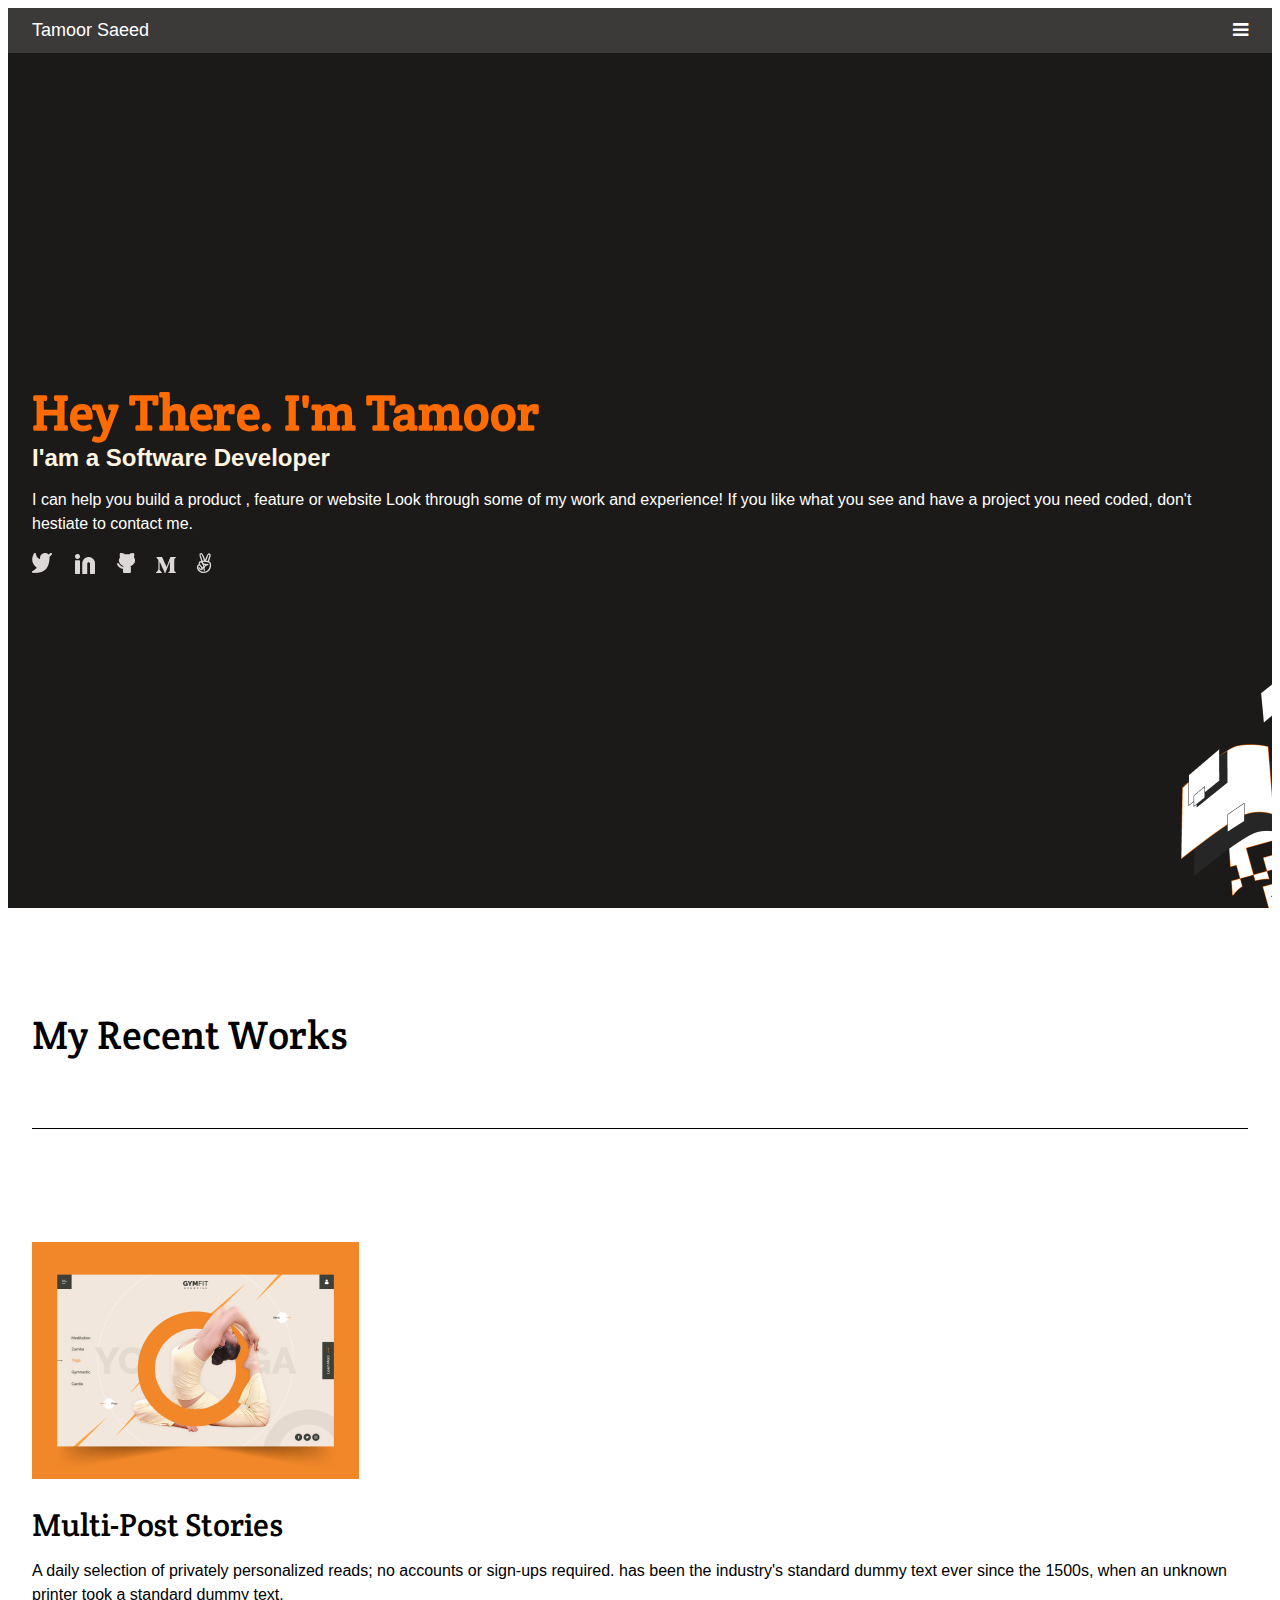
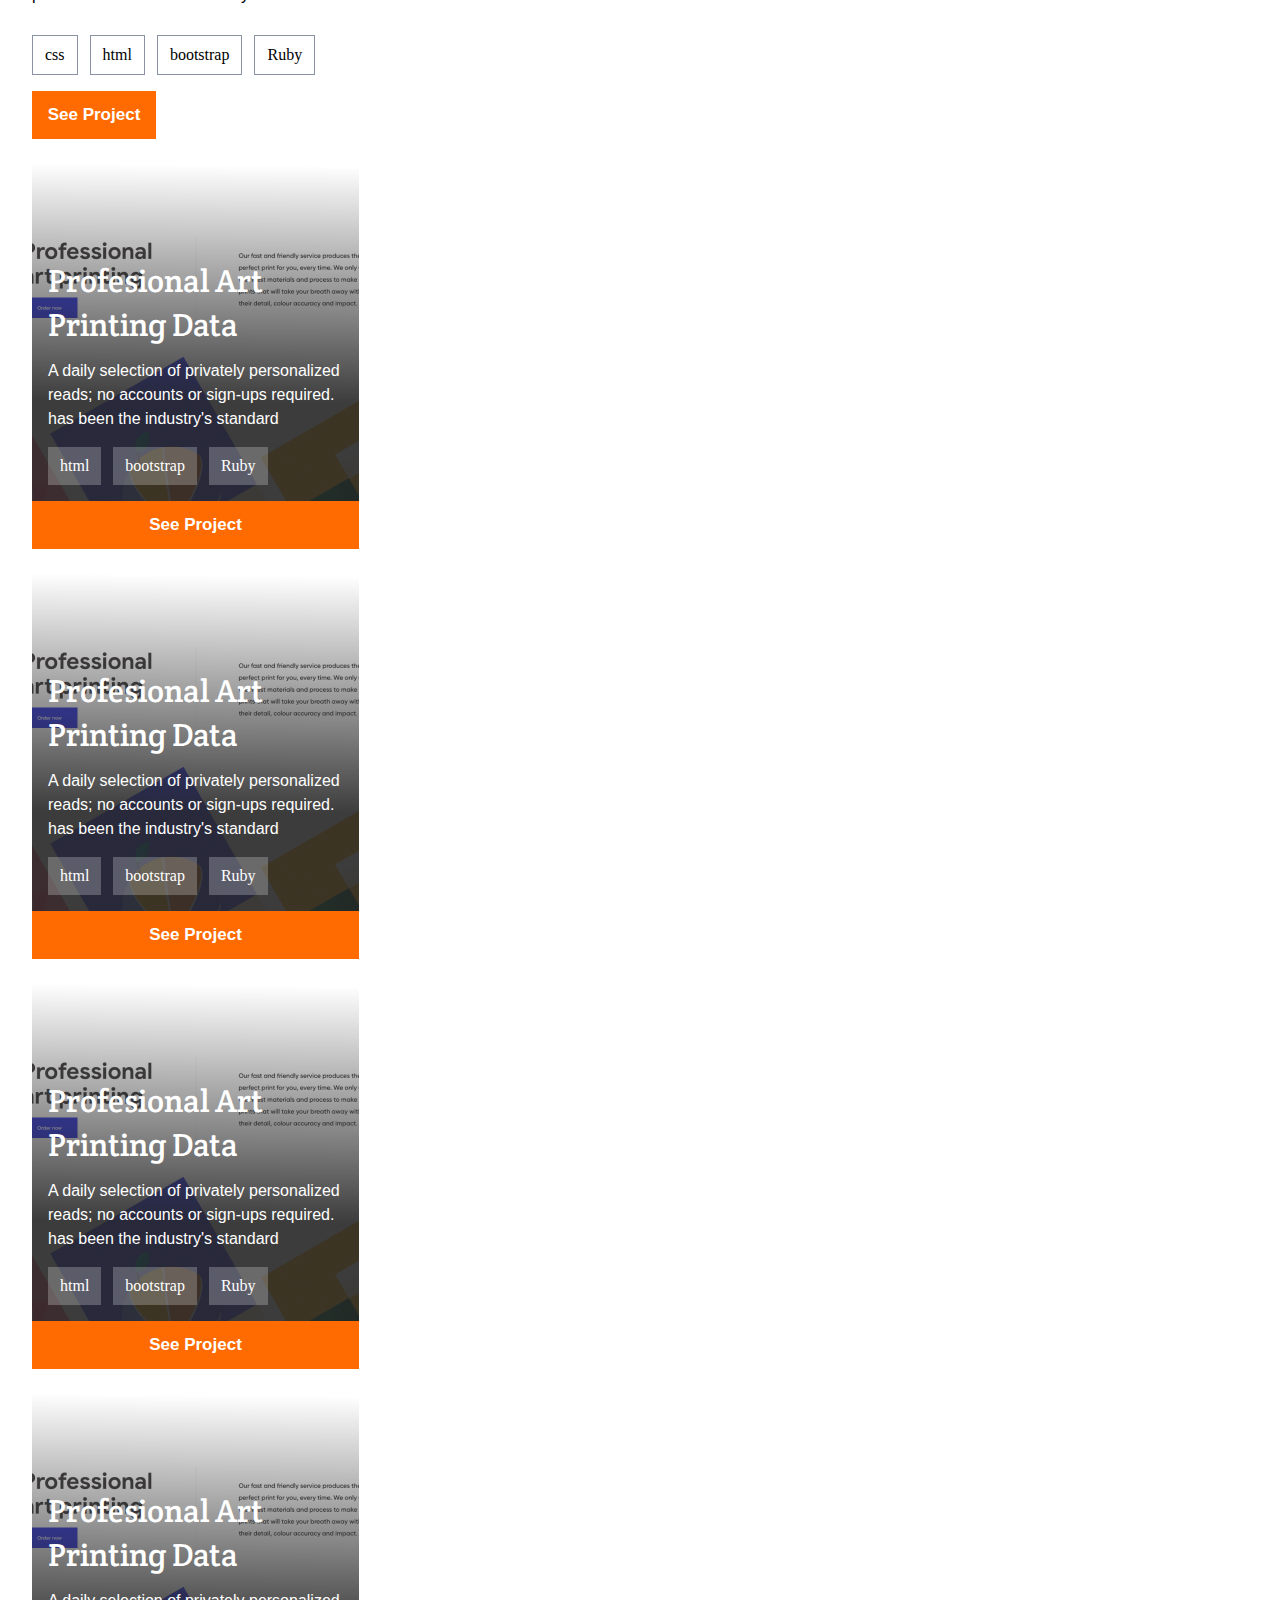
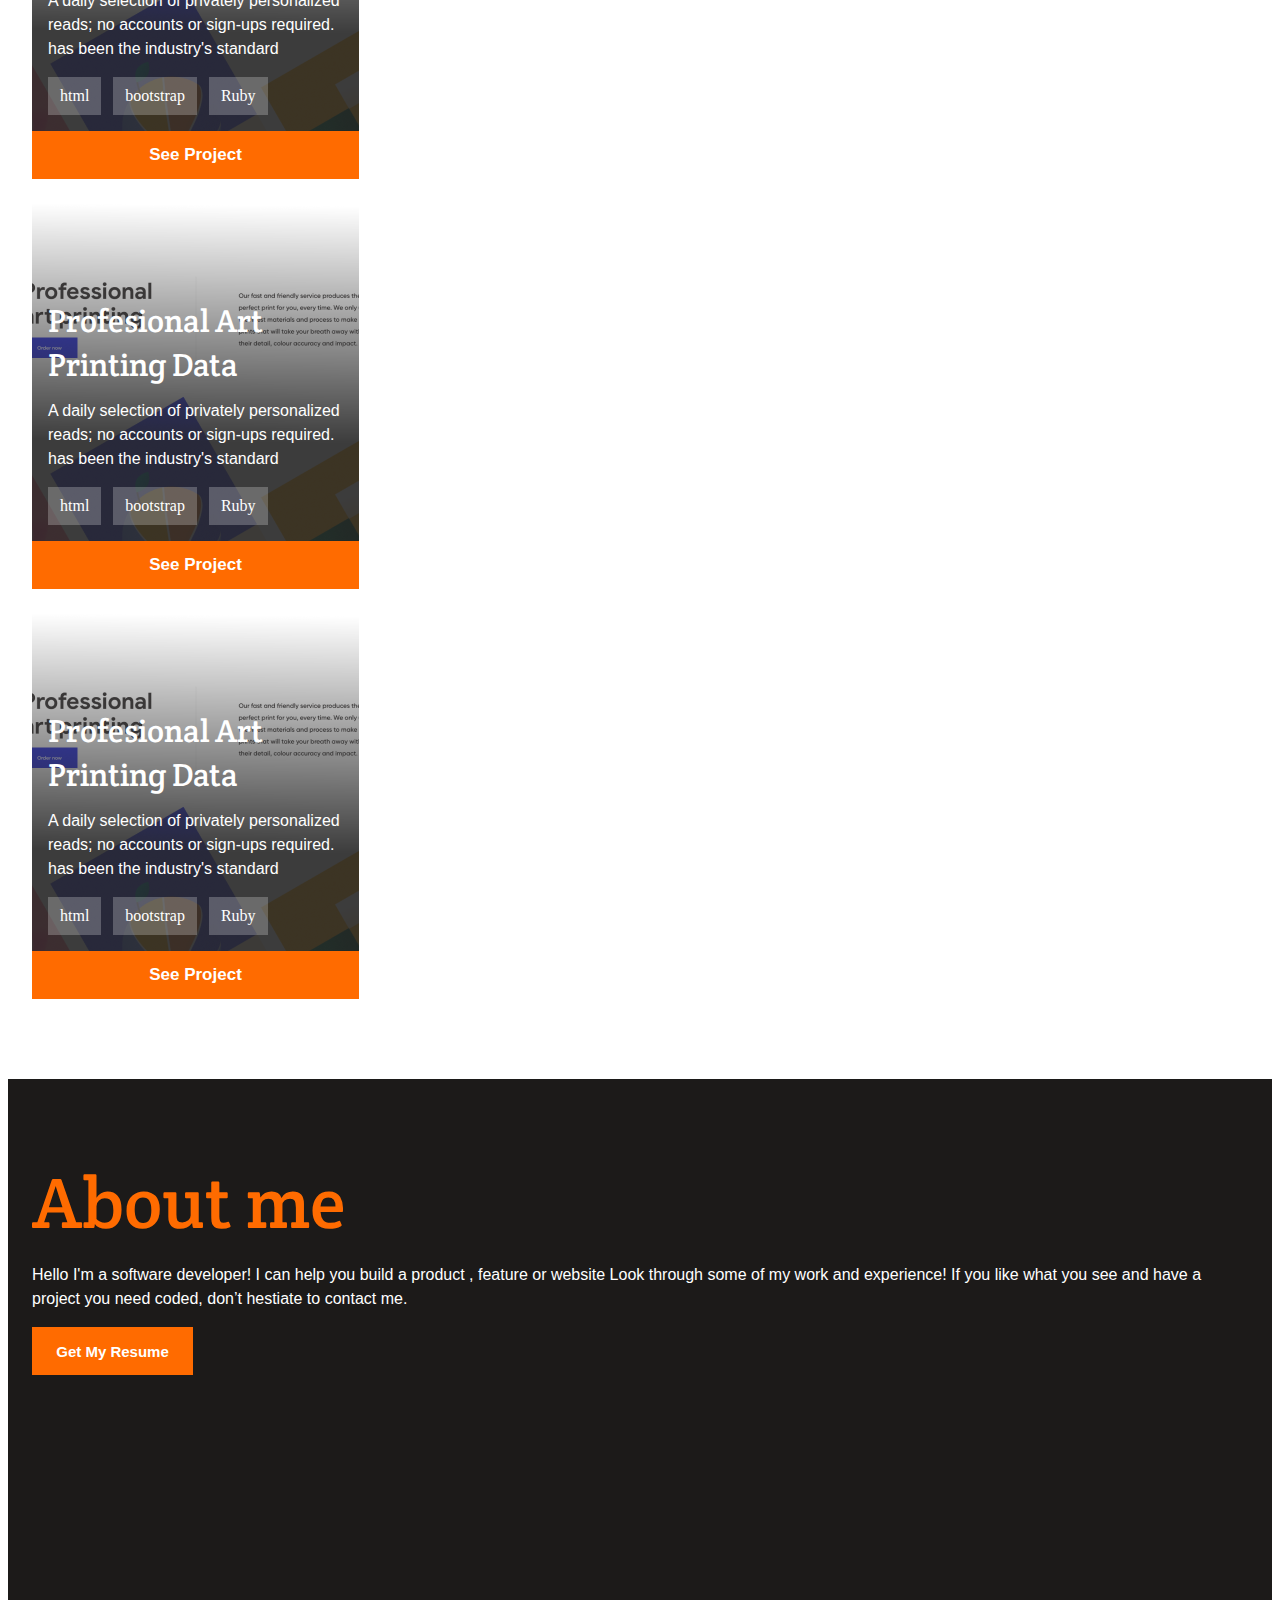
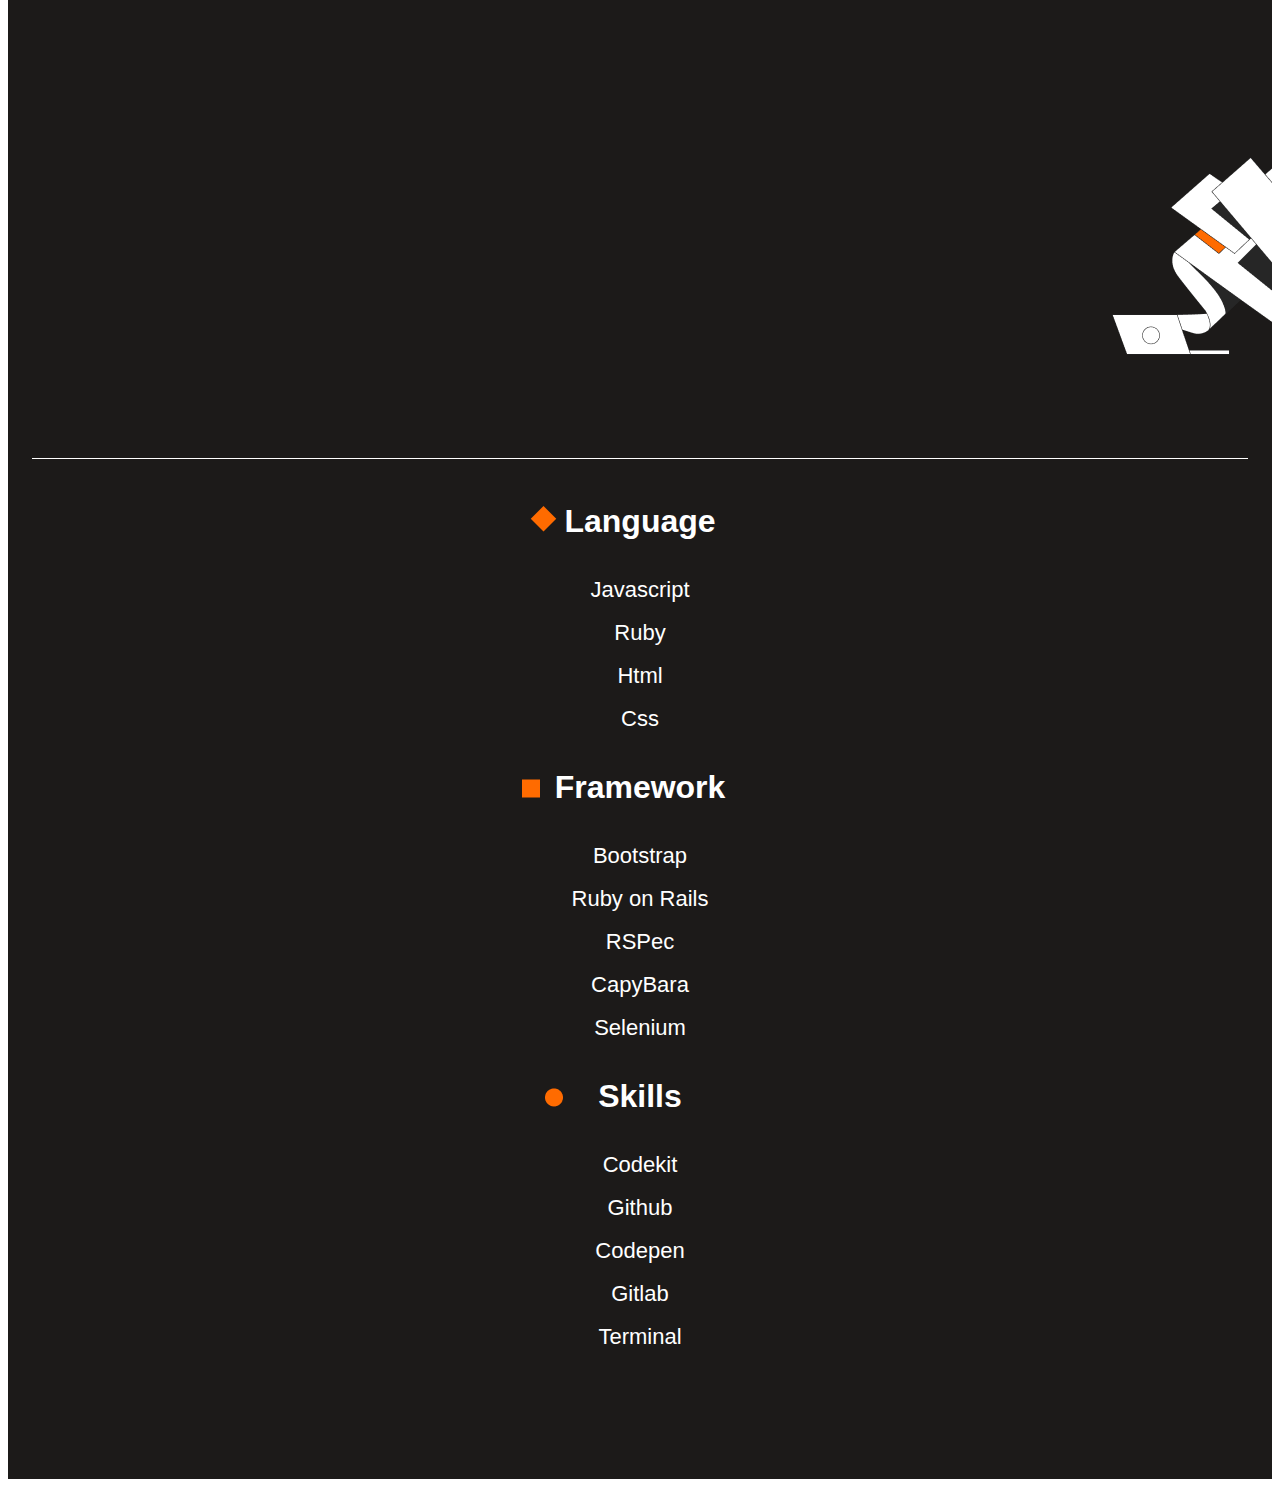
<file: index.html>
<!DOCTYPE html>
<html lang="en">
<head>
    <meta charset="UTF-8">
    <meta name="viewport" content="width=device-width, initial-scale=1.0">
    <link rel="stylesheet" href="https://cdnjs.cloudflare.com/ajax/libs/font-awesome/4.7.0/css/font-awesome.min.css">
    <link rel="stylesheet" href="style.css">
    <link href='https://fonts.googleapis.com/css?family=Crete Round' rel='stylesheet'>
    <title>Home</title>

</head>
<body>
    <header>
        <nav class="nav-bar">
            <ul>
                <li class="nav-item name">Tamoor Saeed</li>
                <li class="nav-item toggle-menu"><a class="social-link fa fa-bars"></a></li>
            </ul>
        </nav>
    </header>
    <main class="main-area">
        <section class="intro-section">
            <h1 class="intro-name">Hey There. I'm Tamoor</h1>
            <h3 class="profession">I'am a Software Developer</h3>
            <p class="about">I can help you build a product , feature or website Look through some of my work and experience! If you like what you see and have a project you need coded,
                don't hestiate to contact me.</p>
            <ul class="social">
                <li class="twitter">
                    <a href="https://twitter.com/tamoorsaeed9">
                        <img src="images/Vector 3.png" alt="twitter icon">
                      </a>
                </li>
                <li class="linkedin">
                    <a href="https://www.linkedin.com/in/tamoor-saeed-58912a233/">
                        <img src="images/Icon - Linkedin.png" alt="linkedin icon">
                      </a>
                </li>
                  <li class="github">
                    <a href="https://github.com/tamoorsaeed22">
                        <img src="images/Vector.png" alt="github icon">
                      </a>
                  </li>
                  <li class="medium">
                    <a href="#">
                        <img src="images/Vector 4.png" alt="medium icon">
                      </a>
                  </li>
                  <li class="angellist">
                    <a href="#">
                        <img src="images/Vector 2.png" alt="angellist icon">
                      </a>
                  </li>
            </ul>
        </section>

        <section class="work-section">
            <h2 class="work-section-heading">My Recent Works</h2>
            <div class="grid-wrapper">
                <div class="project1">
                    <img src="images/Img Placeholder.png" alt="sample image" class="project-img">
                    <h3 class="project-name">Multi-Post Stories</h3>
                    <p class="project-description">A daily selection of privately personalized reads; no accounts or sign-ups required. has been the industry's standard dummy text ever since the 1500s, 
                        when an unknown printer took a standard dummy text.</p>
                    <ul class="project-lang">
                        <li>css</li>
                        <li>html</li>
                        <li>bootstrap</li>
                        <li>Ruby</li>
                    </ul>
                    <button type="button" class="half-btn">See Project</button>

                </div>
                <div class="project2 project-sample">
                    <div class="content-wrapper">
                        <h3 class="project-name">Profesional Art Printing Data</h3>
                        <p class="project-description">A daily selection of privately personalized reads; no accounts or sign-ups required. has been the industry's standard</p>
                        <ul class="project-lang">
                            <li>html</li>
                            <li>bootstrap</li>
                            <li>Ruby</li>
                        </ul>
                    </div>
                    <button type="button" class="full-btn">See Project</button>
                </div>
                <div class="project3 project-sample">
                    <div class="content-wrapper">
                        <h3 class="project-name">Profesional Art Printing Data</h3>
                        <p class="project-description">A daily selection of privately personalized reads; no accounts or sign-ups required. has been the industry's standard</p>
                        <ul class="project-lang">
                            <li>html</li>
                            <li>bootstrap</li>
                            <li>Ruby</li>
                        </ul>
                    </div>
                    <button type="button" class="full-btn">See Project</button>
                </div>
                <div class="project4 project-sample">
                    <div class="content-wrapper">
                        <h3 class="project-name">Profesional Art Printing Data</h3>
                        <p class="project-description">A daily selection of privately personalized reads; no accounts or sign-ups required. has been the industry's standard</p>
                        <ul class="project-lang">
                            <li>html</li>
                            <li>bootstrap</li>
                            <li>Ruby</li>
                        </ul>
                    </div>
                    <button type="button" class="full-btn">See Project</button>
                </div>
                <div class="project5 project-sample">
                    <div class="content-wrapper">
                        <h3 class="project-name">Profesional Art Printing Data</h3>
                        <p class="project-description">A daily selection of privately personalized reads; no accounts or sign-ups required. has been the industry's standard</p>
                        <ul class="project-lang">
                            <li>html</li>
                            <li>bootstrap</li>
                            <li>Ruby</li>
                        </ul>
                    </div>
                    <button type="button" class="full-btn">See Project</button>
                </div>
                <div class="project6 project-sample">
                    <div class="content-wrapper">
                        <h3 class="project-name">Profesional Art Printing Data</h3>
                        <p class="project-description">A daily selection of privately personalized reads; no accounts or sign-ups required. has been the industry's standard</p>
                        <ul class="project-lang">
                            <li>html</li>
                            <li>bootstrap</li>
                            <li>Ruby</li>
                        </ul>
                    </div>
                    <button type="button" class="full-btn">See Project</button>
                </div>
                <div class="project7 project-sample">
                    <div class="content-wrapper">
                        <h3 class="project-name">Profesional Art Printing Data</h3>
                        <p class="project-description">A daily selection of privately personalized reads; no accounts or sign-ups required. has been the industry's standard</p>
                        <ul class="project-lang">
                            <li>html</li>
                            <li>bootstrap</li>
                            <li>Ruby</li>
                        </ul>
                    </div>
                    <button type="button" class="full-btn">See Project</button>
                </div>
            </div>
        </section>
        <section class="about-me-section">
            <div class="grid-wrapper">
                <div class="aboutme">
                    <h2 class="title">About me</h2>
                    <p class="summary">
                        Hello I'm a software developer! I can help you build a product , feature or website Look through 
                        some of my work and experience! If you like what you see and have a project you need coded, don’t hestiate to contact me.
                    </p>
                    <button type="button" class="resume">Get My Resume</button>
                </div>
                <div class="skill-set">
                    <ul>
                        <li class="category lang">Language
                            <ul class="sublist">
                                <li>Javascript</li>
                                <li>Ruby</li>
                                <li>Html</li>
                                <li>Css</li>
                            </ul>
                        </li>
                        <li class="category fram">Framework
                            <ul class="sublist">
                                <li>Bootstrap</li>
                                <li>Ruby on Rails</li>
                                <li>RSPec</li>
                                <li>CapyBara</li>
                                <li>Selenium</li>
                            </ul>
                        </li>
                        <li class="category skills">Skills
                            <ul class="sublist">
                                <li>Codekit</li>
                                <li>Github</li>
                                <li>Codepen</li>
                                <li>Gitlab</li>
                                <li>Terminal</li>
                            </ul>
                        </li>
                    </ul>
                </div>
            </div>
        </section>
        
    </main>

    
</body>
</html>
</file>
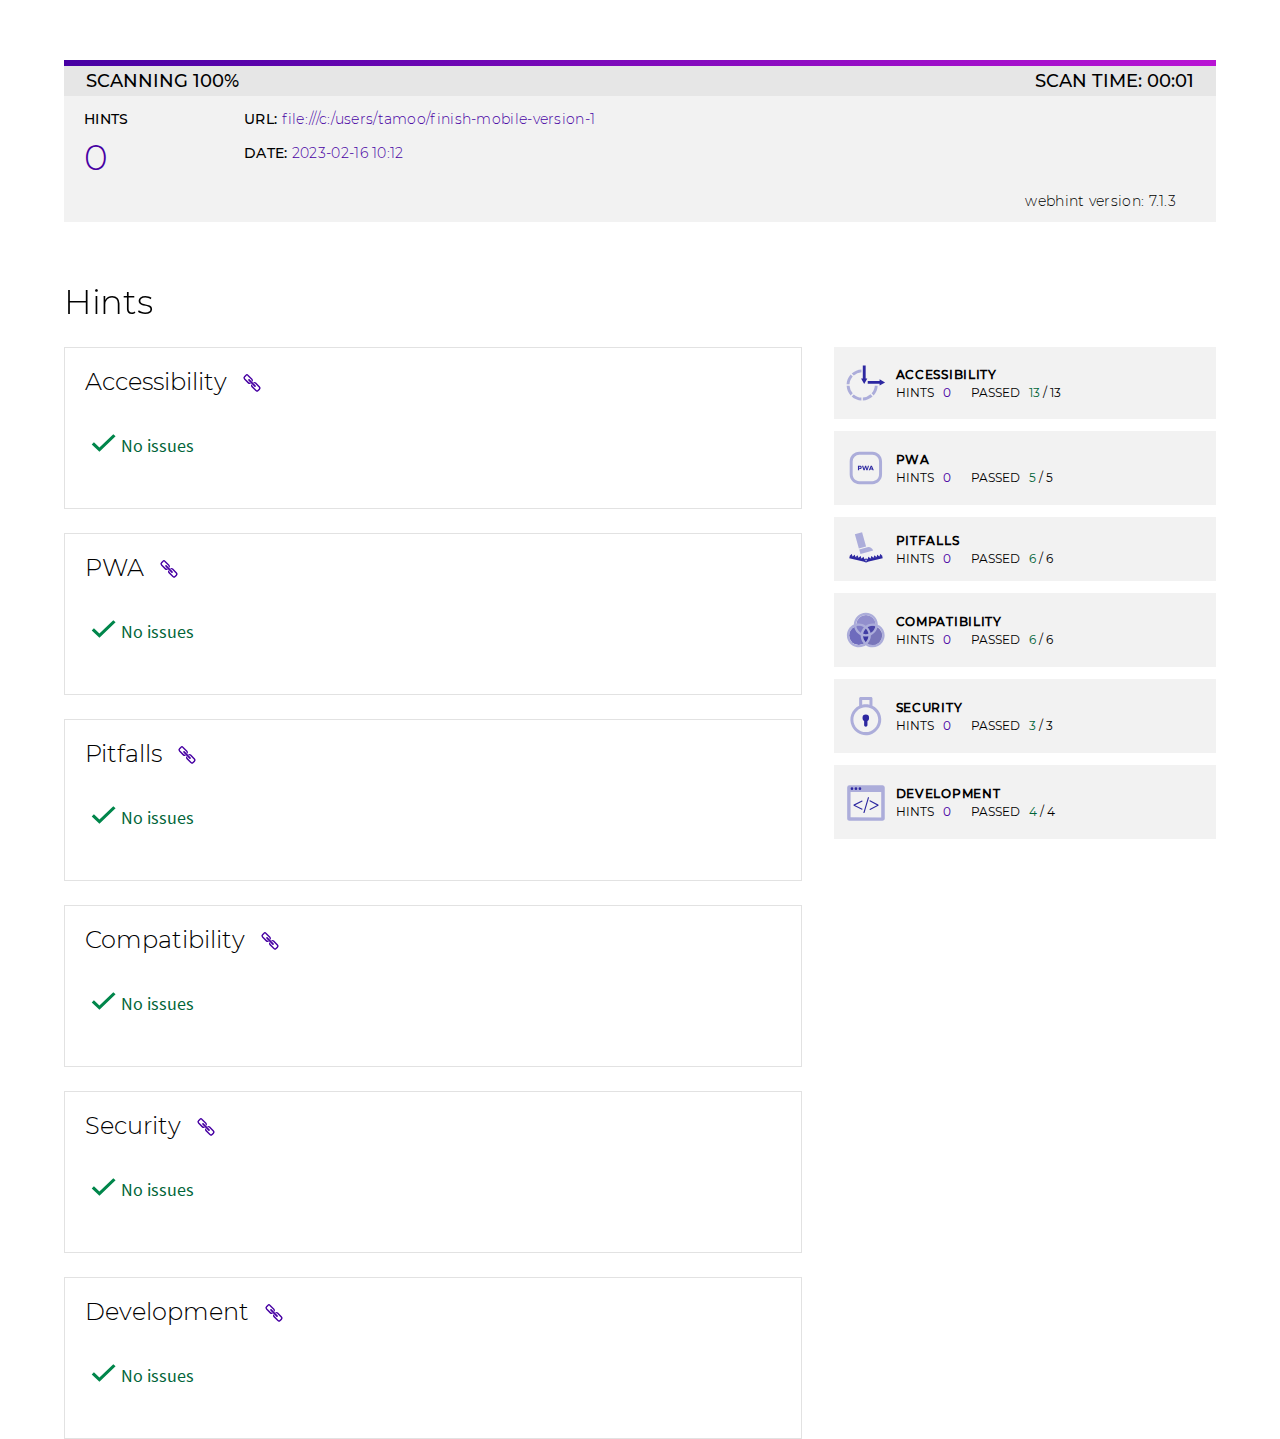
<file: hint-report/file--C--Users-tamoo-Finish-Mobile-Version-1.html>
<!DOCTYPE html>
<html lang="en">
<head>
    <meta charset="utf-8">
    <title>Webhint</title>
    <meta name="viewport" content="width=device-width, initial-scale=1">
    
    
        <link rel="icon" href="[data-uri]">
    



    
        <style>
            /* Content from file: styles/fonts.css */
            @font-face {
    font-family: "Montserrat";
    font-style: normal;
    font-weight: 300;
    src: local("Montserrat Light"), local("Montserrat-Light"), url('[data-uri]') format("woff2"), url('[data-uri]') format("woff");
    unicode-range: U+0000-00FF, U+0131, U+0152-0153, U+02BB-02BC, U+02C6, U+02DA, U+02DC, U+2000-206F, U+2074, U+20AC, U+2122, U+2191, U+2193, U+2212, U+2215, U+FEFF, U+FFFD;
}

@font-face {
    font-family: "Montserrat";
    font-style: normal;
    font-weight: 400;
    src: local("Montserrat Regular"), local("Montserrat-Regular"), url('[data-uri]') format("woff2"), url('[data-uri]') format("woff");
    unicode-range: U+0000-00FF, U+0131, U+0152-0153, U+02BB-02BC, U+02C6, U+02DA, U+02DC, U+2000-206F, U+2074, U+20AC, U+2122, U+2191, U+2193, U+2212, U+2215, U+FEFF, U+FFFD;
}

@font-face {
    font-family: "Montserrat";
    font-style: normal;
    font-weight: 500;
    src: local("Montserrat Medium"), local("Montserrat-Medium"), url('[data-uri]') format("woff2"), url('[data-uri]') format("woff");
    unicode-range: U+0000-00FF, U+0131, U+0152-0153, U+02BB-02BC, U+02C6, U+02DA, U+02DC, U+2000-206F, U+2074, U+20AC, U+2122, U+2191, U+2193, U+2212, U+2215, U+FEFF, U+FFFD;
}

@font-face {
    font-family: "Source Sans Pro";
    font-style: normal;
    font-weight: 400;
    src: local("Source Sans Pro Regular"), local("SourceSansPro-Regular"), url('[data-uri]') format("woff2"), url('[data-uri]') format("woff");
    unicode-range: U+0000-00FF, U+0131, U+0152-0153, U+02BB-02BC, U+02C6, U+02DA, U+02DC, U+2000-206F, U+2074, U+20AC, U+2122, U+2191, U+2193, U+2212, U+2215, U+FEFF, U+FFFD;
}

        </style>
    
        <style>
            /* Content from file: styles/base.css */
            /*
 *	BASE
 * =============================================
 */

* {
    box-sizing: border-box;
    margin: 0;
    padding: 0;
}

a {
    text-decoration: none;
}

a:hover {
    text-decoration: underline;
}

button, input, select {
    font: inherit;
}

img {
    border: 0;
}

/* Style focusable elements that need focus ring. Others reset and receive border styles in controls/color.css */
a:focus,
li:focus,
ul:focus,
button:focus,
summary:focus,
[tabindex="0"]:focus {
    outline: 1px dashed;
}

/*
Vertical rhythm
Sets a margin on select block level elements that have a previous sibling.
 */

* + p,
* + ol,
* + ul,
* + dl,
* + fieldset,
* + label,
* + pre,
* + blockquote,
* + img {
    margin-top: 2.4rem;
}

        </style>
    
        <style>
            /* Content from file: styles/controls.css */
            /*
 * BUTTONS
 * ---------------------------------------------
 */

button,
a.button {
    min-width: 16rem;
    max-width: 100%;
    border: 1px solid transparent;

    /* needed to override Chrome styles */
    border-radius: 0;
    padding: 1.2rem 1.6rem;

    color: #fff;
    letter-spacing: .1rem;
    text-transform: uppercase;

    overflow: hidden;
    white-space: nowrap;
    text-overflow: ellipsis;

    /* needed for .button as doesn’t always get default control behaviours */
    display: inline-block;
    text-align: center;
    cursor: pointer;
}

button:hover,
button:focus,
.button:hover,
.button:focus {
    border-color: hsla(0, 0%, 0%, .4);
}

button:active,
.button:active {
    border-color: transparent;
    background-color: hsla(0, 0%, 0%, .4);
}

        </style>
    
        <style>
            /* Content from file: styles/type.css */
            /*
 * TYPOGRAPHY
 * =============================================
 */

/*
    Base font size: 10px for easy rem to px conversion.
    Use % so if user increases their default font-size, it doesn’t wipe that out
*/
html {
    font-size: 62.5%;
}

/* use em rather than rem due to IE9–10 rem in font shorthand bug. */
body {
    font: 1.8em/1.4 base, "Source Sans Pro", Verdana, sans-serif;
}

/*	Headings and Captions */

/* only elements get top margin. Semantic classes only get the font/text styles */
h1,
h2,
h3,
h4,
h5,
button,
legend,
.headline,
.heading,
.subheading,
.title,
.subtitle,
.subtitle--alt,
.caption--alt,
.button,
.button--alt,
.scan-heading,
.category,
.rule-list,
.rule-title,
.rule-tile__category,
[class*="-badge"],
.scan-overview,
.docs-button,
.anchor-top,
.feature__cta {
    font-family: "Montserrat", sans-serif;
}


h1,
h2,
.headline,
.heading,
.scan-heading {
    letter-spacing: -.01em;

    position: relative;
    max-width: 64rem;
    z-index: 1;
}

.headline::before,
.heading::before {
    content: "";
    position: absolute;
    left: 0;
    top: -.5rem;
    height: .5rem;
    width: 5rem;
}

h1,
h2,
h3,
h6,
caption,
.headline,
.heading,
.subheading,
.title,
.subcaption {
    font-weight: 300;
    line-height: 1.2;
}

h3,
h4,
.title,
.subtitle,
.subtitle--alt {
    font-weight: 300;
}

h2,
.subheading {
    font-size: 2.6rem;
}

h3,
.title,
.scan-heading {
    font-size: 2rem;
}

h4,
caption,
.subtitle {
    font-size: 1.8rem;
}

@media (min-width: 48em) {

    h2,
    .subheading {
        font-size: 3.4rem;
    }

    h3,
    .title {
        font-size: 2.4rem;
    }

    h4,
    caption,
    .subtitle {
        font-size: 2rem;
    }

}

/* Maximum line lengths */
details,
p,
li {
    max-width: 64rem;
}

        </style>
    
        <style>
            /* Content from file: styles/layouts.css */
            /*
 * LAYOUTS
 * =============================================
 * @Dependencies: base.css, structure.css
 */

.container::after,
.layout::after,
.module::after {
    display: block;
    clear: both;
    content: "";
}

.layout {
    margin-right: 0;
    margin-left: 0;
}

.module {
    margin-top: 2.4rem;
    width: 100%;
}

.module:first-child {
    margin-top: 0;
}

@media (min-width: 33.75em) {

    .layout {
        margin-right: -1.2rem;
        margin-left: -1.2rem;
    }

    .module {
        float: left;
        padding-right: 1.2rem;
        padding-left: 1.2rem;
    }

}

@media (min-width: 48em) {

    .layout {
        margin-left: -1.6rem;
        margin-right: -1.6rem;
    }

    .module {
        padding-right: 1.6rem;
        padding-left: 1.6rem;
    }

}

/* Primary + Secondary */

@media (min-width: 48em) {

    .module--primary,
    .module--secondary {
        float: left;
        width: 50%;
        margin-top: 0;
    }

    .layout--basic--alt .module--secondary,
    .layout--basic--offset--alt .module--secondary {
        float: right;
    }

}

@media (min-width: 60em) {

    .layout--basic .module--primary,
    .layout--basic--alt .module--primary {
        width: 62.5%;
    }

    .layout--basic .module--secondary,
    .layout--basic--alt .module--secondary {
        width: 33.333%;
    }

    .layout--basic--offset .module--primary,
    .layout--basic--offset--alt .module--primary {
        width: 58.333%;
    }

    .layout--basic--offset .module--secondary,
    .layout--basic--offset--alt .module--secondary {
        width: 37.5%;
    }

}

        </style>
    
        <style>
            /* Content from file: styles/structure.css */
            /*
 * BASIC STRUCTURE
 * =============================================
 * @Dependencies: base.css
 */

body {
    overflow-x: hidden;
}

/* Limit widths */
hr,
.container {
    max-width: 144rem;
}

/* Standard sections and subsections */
.section,
hr {
    margin-top: 4.8rem;
}



/*
Containing element goes INSIDE sections,
as some sections are full-bleed on the page.
 */

.container {
    width: 100%;
    padding-right: 1rem;
    padding-left: 1rem;
}

.container .container,
.container hr {
    width: auto;
}

@media (min-width: 48em) {

    .content > header,
    .section,
    hr {
        margin-top: 6rem;
    }

}

/* @TODO: Revert to 56.2em when extensions is removed from header */
@media (min-width: 58em) {

    hr,
    .container {
        width: 90%;
        margin-right: auto;
        margin-left: auto;
        padding-right: 0;
        padding-left: 0;
    }

}

        </style>
    
        <style>
            /* Content from file: styles/anchor-top.css */
            a.anchor-top {
    position: fixed;
    right: 2.4rem;
    bottom: 2.4rem;

    width: 5rem;
    height: 6rem;

    padding: 3.3rem 1.2rem 1rem 1.2rem;

    font-size: 1.3rem;
    background: hsla(266, 100%, 32%, .7);
    color: #fff;
    text-transform: uppercase;

    border-radius: .4rem;
}

a.anchor-top:hover, a.anchor-top:focus {
    background: hsla(266, 100%, 32%, .8);
    text-decoration: none;
}

a.anchor-top:focus {
    outline: 1px dashed #4700a3;
}

a.anchor-top:active {
    background: hsla(266, 100%, 32%, 1);
}

a.anchor-top::before {
    content: url('[data-uri]');
    display: inline-block;
    position: absolute;
    width: 2.5rem;
    top: 1.4rem;
    left: 0;
    padding: 0 1.25rem;
}

        </style>
    
        <style>
            /* Content from file: styles/scan/scan-results.css */
            /*
* SCAN RESULTS
* =============================================
* @Dependencies: base.css, structure.css, type.css
*/

.menu-open {
    overflow: hidden;
}

/* SCAN OVERVIEW */

.scan-overview {
    margin-bottom: 2.4rem;
    width: 100%;
}

.scan-overview__status {
    background-color: #e6e6e6;
    display: flex;
    font-size: 1.8rem;
    font-weight: 500;
    justify-content: space-between;
    line-height: 1.8rem;
    margin: 0;
    padding: 1.2rem 2.2rem .6rem;
    position: relative;
    text-transform: uppercase;
}

.scan-overview__status * {
    margin-top: 0;
}

.scan-overview__progress-bar {
    background-image: linear-gradient(270deg, #4700a3, #b914d4);
    background-size: 300%;
    height: 6px;
    left: 0;
    position: absolute;
    top: 0;
    transition: width 1s 0s linear;
    width: 0;
    animation: progressBarAnimation 2s ease infinite;
}

.scan-overview__progress-bar.end-animation {
    animation: none;
    background-size: 100%;
    background-image: linear-gradient(to right, #4700a3, #b914d4);
}

@keyframes progressBarAnimation {

    0% {
        background-position: 0% 50%
    }
    50% {
        background-position: 100% 50%
    }
    100% {
        background-position: 0% 50%
    }

}

.scan-overview--details {
    background-color: #f2f2f2;
    padding: 1.4rem 2rem;
    position: relative;
}

.scan-overview--debug-details {
    display: flex;
}

.scan-overview__scan-time {
    display: none;
    margin: 0;
}

.scan-overview--version {
    margin-right: 2rem;
}

.scan-overview--version .scan-overview__subheader,
.scan-overview--config .scan-overview__subheader {
    text-transform: none;
}

.scan-overview__subheader {
    font-size: 1.4rem;
    font-weight: 500;
    letter-spacing: .03rem;
    margin-top: 1.4rem;
    max-width: none;
    text-transform: uppercase;
}

.scan-overview__subheader span {
    color: #4700a3;
    font-weight: 300;
}

.scan-overview--debug-details .scan-overview__subheader {
    color: #000;
    font-weight: 300;
}

.scan-overview--debug-details .scan-overview__subheader span {
    color: #000;
}

.overview--url__url {
    text-transform: lowercase;
}

[class*="scan-overview__body--"] {
    font-size: 4.8rem;
    font-weight: 200;
    letter-spacing: .03rem;
    margin-right: 1rem;
    margin-top: .2rem;
    min-width: 15rem;
    text-transform: uppercase;
}

.scan-overview__body--purple {
    color: #4700a3;
}

.scan-overview__body__permalink {
    overflow-wrap: break-word;
    word-wrap: break-word;
}

.scan-overview__body__permalink .permalink-content {
    text-transform: none;
}

.permalink-copy {
    background-color: transparent;
    font-weight: 300;
    min-width: 2rem;
    padding: 0;
    text-align: left;
    white-space: normal;
}

.permalink-copy img {
    vertical-align: middle;
    width: 2rem;
}

.scan-overview__body__link {
    color: #000;
    display: inline-block;
    font-weight: 300;
}

@media (min-width: 33.75em) {

    .scan-overview--details {
        display: flex;
        justify-content: flex-start;
        padding-bottom: 4rem;
    }

    .scan-overview--more-details {
        display: flex;
        flex-wrap: wrap;
        justify-content: flex-start;
    }

    .scan-overview--scan-links {
        margin-right: 2rem;
    }

    .scan-overview__scan-time {
        display: block;
    }

    .scan-overview--scan-links .scan-overview__subheader {
        margin-bottom: 1.4rem;
    }

    .scan-overview--debug-details {
        bottom: 1rem;
        position: absolute;
        right: 2rem;
    }

    .scan-overview__subheader {
        margin-top: 0;
    }
}

@media (min-width: 58em) {
    [class*="scan-overview__body--"] {
        font-size: 3.6rem;
    }
}

/* OVERVIEW TILES */

.module.module--categories {
    margin-top: 0;
    width: 100%;
}

.rule-categories {
    position: fixed;
    left: 0;
    padding: 0 2rem;
    width: 100%;
    background-color: #fff;
    z-index: 5;
    bottom: calc(-100% + 5rem);
    height: calc(100% - 5rem);
    transition: bottom .5s ease-out;
}

.rule-categories.open {
    bottom: 5rem;
}

.rule-categories a {
    text-decoration: none;
}

.rule-tile--wrapper {
    border: 1px solid #979797;
    border-top: none;
    display: block;
}

.rule-tile--wrapper:first-child {
    border-top: 1px solid #979797;
}

.rule-tile {
    align-items: center;
    background-color: #f2f2f2;
    color: #000;
    display: flex;
    justify-content: space-evenly;
    padding: 1.2rem;
}

.rule-icon {
    margin-top: 0;
    max-width: 3.1rem;
    width: 100%;
}

a > .rule-tile:hover {
    background-color: rgba(64, 69, 221, 0.2);
    text-decoration: none;
}

.rule-tile__category {
    color: #000;
    flex: 1;
    font-size: 1.2rem;
    font-weight: 600;
    letter-spacing: .07rem;
    margin: 0 0 0 1rem;
    max-width: 19rem;
    text-transform: uppercase;
    white-space: nowrap;
}

.rule-tile__hints {
    color: #4700a3;
}

.rule-tile__passed {
    color: #006538;
}

.rule-tile__info {
    align-items: center;
    display: flex;
    flex-grow: 1;
    justify-content: space-between;
}

.rule-tile__results {
    display: flex;
    flex: 1;
    justify-content: space-around;
}

.rule-tile__result-wrapper {
    margin-left: 2.4rem;
    text-align: center;
}

.rule-tile__result-wrapper p {
    margin: 0;
}

.rule-tile__sub-category {
    /* move to type.css */
    font-family: "Montserrat", sans-serif;
    font-size: 1.4rem;
    font-weight: 500;
    flex: 1;
    text-transform: uppercase;
}

.show-categories {
    background-color: #4713a0;
    bottom: 0;
    height: 5rem;
    left: 0;
    position: fixed;
    text-transform: uppercase;
    width: 100%;
    z-index: 10;
}


@media (min-width: 33.75em) {

    .module.module--categories {
        float: none;
    }

    .rule-tile__category {
        font-size: 1.4rem;
    }

    .rule-tile__sub-category {
        font-size: 1.6rem;
        font-weight: 400;
    }

    .rule-icon {
        max-width: 4rem;
        max-height: 5rem;
    }

}

@media (min-width: 48em) {

    .module.module--categories {
        float: right;
        margin-top: 2.4rem;
        position: sticky;
        top: 1rem;
        width: 35%;
    }

    .module.module--results {
        width: 65%;
    }
    .show-categories {
        display: none;
    }

    .rule-categories {
        display: block;
        padding: 0;
        position: static;
    }

    .rule-tile {
        margin: 0 0 1.2rem;
    }

    .rule-tile--wrapper {
        border: none;
    }

    .rule-tile--wrapper:first-child {
        border-top: none;
    }

}

@media (min-width: 48em) and (max-width: 82.5em) {

    .rule-tile__info {
        flex-direction: column;
        justify-content: center;
        align-items: start;
    }

    .rule-tile__category {
        font-size: 1.2rem;
    }

    .rule-tile__results {
        justify-content: start;
        line-height: 1.3rem;
        margin-left: 1rem;
        width: 100%;
    }

    .rule-tile__result-wrapper {
        margin: 0;
    }

    .rule-tile__result-wrapper:first-child {
        margin-right: 2rem;
    }

    .rule-tile__result-wrapper p {
        display: inline-block;
    }

    .rule-tile__result-wrapper p span {
        margin-left: .5rem;
    }

    .rule-tile__sub-category {
        font-size: 1.2rem;
    }

}

/* SCAN DETAILS */

.rule-result {
    border: 1px solid #e2e2e2;
    margin-top: 2.4rem;
    padding: 2rem;
}

.rule-result--category {
    align-items: center;
    display: flex;
    justify-content: space-between;
    margin-bottom: 3.6rem;
}

.hint-link::after {
	position: absolute;
	content: url('[data-uri]');
	display: inline-block;
	width: 2rem;
	margin-top: .3rem;
	margin-left: 1.5rem;
}

.button-expand-all {
    background: rgba(255, 255, 255, 0) url('[data-uri]') 0 0 no-repeat;
    border: 0;
    color: #4700a3;
    font-size: 1.2rem;
    font-weight: 500;
    height: 2.2rem;
    letter-spacing: -.1px;
    line-height: 2.2rem;
    min-width: 0;
    padding: 0 0 0 3rem;
    position: relative;
}

.button-expand-all.closed {
    background-position: 0 -2.2rem;
}

.rule-result h3 {
    display: flex;
    text-transform: capitalize;
}

.rule-result--details {
    /* display: block; is necessary for Edge */
    display: block;
    margin-bottom: 3rem;
    max-width: none;
    width: 100%;
}

.rule-result--details > .rule-content {
    display: none;
}

.rule-result--details[open] > .rule-content {
    display: block;
}

.rule-title {
    cursor: pointer;
    font-size: 1.8rem;
    font-weight: 400;
    padding-left: 3rem;
    list-style: none;
}

.rule-title::-webkit-details-marker {
    display: none;
}

.rule-title::before {
    background: url('[data-uri]') no-repeat 0 -22px;
    content: "";
    height: 22px;
    position: absolute;
    width: 22px;
    margin-left: -3rem;
}

.rule-result--details[open] .rule-title::before {
    background-position: 0 0;
}

.rule-content {
    border-top: 1px solid #979797;
    display: flex;
    flex-flow: column;
    margin-top: .8rem;
}

.rule-result--details__hint-number {
    color: #4700a3;
}

.rule-result--details__hint-link,
.rule-result--details__hint-link:visited {
    color: #4700a3;
}

.rule-doc-buttons {
    background-color: #fff;
    padding-top: 1rem;
    position: sticky;
    top: 0;
    z-index: 1;
}

.rule-doc-button {
    background: #4700a3;
    display: inline-block;
    font-size: 1.4rem;
    font-weight: 500;
    padding: .6rem 3.5rem .6rem 1rem;
    position: relative;
    text-decoration: none;
}

.rule-doc-button,
.rule-doc-button:visited {
    color: #fff;
}

.rule-doc-button:nth-child(2) {
    margin-left: 1rem;
}

.rule-doc-icon {
    background: url('[data-uri]') no-repeat right center;
    height: 100%;
    position: absolute;
    right: 1rem;
    top: 0;
    width: 20px;
}

button {
    text-transform: none;
}

.rule-result--details__body {
    padding: 1.4rem 0;
    margin-left: 3rem;
}

.rule-result--details__body p {
    overflow-wrap: break-word;
    word-wrap: break-word;
}

.rule-result--details__body > * {
    margin-top: 2rem;
}

.rule-result--details__body code {
    background-color: hsla(238, 65%, 90%, .6);
    border-radius: .3rem;
    padding: .2rem .4rem;
}

.rule-result__code {
    background-color: #f4f4f4;
    margin-top: 3rem;
    padding: 2.4rem;
    /* Hanlde long urls */
    overflow-wrap: break-word;
    word-wrap: break-word;
    -ms-word-break: break-all;
    word-break: break-word;
    /* Adds a hyphen where the word breaks, if supported (No Blink) */
    -ms-hyphens: auto;
    -moz-hyphens: auto;
    -webkit-hyphens: auto;
    hyphens: auto;
}

.rule-result__code code {
    background-color: #f4f4f4;
}

/* RULE RESULT MESSAGES */

.rule-result__message--compiling {
    color: #4700a3;
    margin-top: -2.6rem;
}

.rule-result__message--compiling p,
.rule-result__message--compiling__loader {
    display: inline-block;
}

.rule-result__message--compiling p {
    padding-left: 1.6rem;
}

.rule-result__message--compiling__loader {
    animation: spin 2s linear infinite;
    border: 3px solid #f3f3f3;
    border-radius: 50%;
    border-top: 3px solid #4700a3;
    height: 2.5rem;
    width: 2.5rem;
}

.rule-result__doc--list {
    padding-left: 2rem;
    margin-top: 0;
}

/* RESULTS LOADER ANIMATION */

@keyframes spin {

    0% {
        transform: rotate(0deg);
    }
    100% {
        transform: rotate(360deg);
    }

}

.rule-result__message--passed {
    color: #006538;
    padding-left: 3.6rem;
}

.rule-result__message--passed::before {
    content: url('[data-uri]');
    height: .5rem;
    position: absolute;
    width: 2.5rem;
    margin-left: -3rem;
}

/* INTEGRATION MESSAGES */

.rule-result--details__footer-msg {
    margin: 2.4rem 0 2.4rem 3rem;
}

.rule-result--details__footer-msg p {
    display: inline-block;
}

.rule-result--details__footer-msg img {
    margin-left: 1.2rem;
    margin-top: 0;
    vertical-align: middle;
    width: 15rem;
}

.rule-result--details__footer-msg img.axe-logo {
    width: 7rem;
}

/* SCAN QUEUE */

.scan-queue-bg-wrap {
    background-color: #3035a6;
    color: #fff;
    padding-bottom: 6rem;
}

.scan-queue-bg-wrap .breadcrumb ul,
.scan-queue-bg-wrap .breadcrumb ul a,
.scan-queue-bg-wrap > .subtitle {
    color: #fff;
}

.scan-queue__permalink {
    background-color: #fff;
    color: #000;
    max-width: 64rem;
    margin: 2.4rem 0;
    padding: 2.4rem;
    word-break: break-all;
}

/* SCAN ERROR */

.scanner-cta {
    position: relative;
}

.scanner-cta__link::after {
    content: url('[data-uri]');
    display: inline-block;
    left: 21rem;
    margin-top: .2rem;
    position: absolute;
    width: .8rem;
}

.scan-error {
    margin-top: 2.4rem;
}

/* PRINT STYLES */

@media print {

    .rule-categories {
        position: relative;
        margin: 1.2rem 0 0 0;
        padding: 0;
    }

    .show-categories {
        display: none;
    }

    .rule-tiles {
        padding: .6rem 1.2rem;
    }

    .button-expand-all {
        display: none;
    }

    .rule-doc-buttons {
        position: relative;
    }

    .rule-doc-button,
    .rule-doc-button:nth-child(2) {
        border: 1px solid #4700a3;
        color: #4700a3;
        background-color: #fff;
        padding: .6rem;
    }

    .rule-doc-icon {
        display: none;
    }

    .rule-result--details,
    .rule-result--details__hint-link,
    .rule-result--details__footer-msg {
        font-size: 75%;
    }

    .rule-result--details__body {
        border-top: 1px solid #d6d6d6;
    }

    .rule-content div:nth-child(2) {
        border-top: none;
    }

    .rule-result--details__body p {
        margin: .6rem 0 0 0;
    }

    .rule-result__code {
        border: 1px solid #d6d6d6;
        margin: 1.2rem 0 0 0;
        padding: 1.2rem;
    }

    .rule-result--details__footer-msg {
        margin: .6rem 0 1.2rem 3rem;
    }

    .rule-result--details__footer-msg img.axe-logo {
        width: 3rem;
    }

    .rule-title {
        padding-left: 0;
    }

    .hint-link::after,
    .rule-title::before {
        display: none;
    }

}

        </style>
    
        <style>
            /* Content from file: styles/highlight/default.min.css */
            .hljs{display:block;overflow-x:auto;padding:0.5em;background:#F0F0F0}.hljs,.hljs-subst{color:#444}.hljs-comment{color:#888888}.hljs-keyword,.hljs-attribute,.hljs-selector-tag,.hljs-meta-keyword,.hljs-doctag,.hljs-name{font-weight:bold}.hljs-type,.hljs-string,.hljs-number,.hljs-selector-id,.hljs-selector-class,.hljs-quote,.hljs-template-tag,.hljs-deletion{color:#880000}.hljs-title,.hljs-section{color:#880000;font-weight:bold}.hljs-regexp,.hljs-symbol,.hljs-variable,.hljs-template-variable,.hljs-link,.hljs-selector-attr,.hljs-selector-pseudo{color:#BC6060}.hljs-literal{color:#78A960}.hljs-built_in,.hljs-bullet,.hljs-code,.hljs-addition{color:#397300}.hljs-meta{color:#1f7199}.hljs-meta-string{color:#4d99bf}.hljs-emphasis{font-style:italic}.hljs-strong{font-weight:bold}
        </style>
    
</head>
<body>
    <div class="section container">
    <div class="scan-overview" data-id="1676542342542" id="main">
        <div class="scan-overview__status">
            <div id="scan-percentage-bar" class="scan-overview__progress-bar end-animation" style="width: 100%"></div>
            <p>scanning <span id="scan-percentage">100%</span></p>
            <p class="scan-overview__scan-time">
                scan time: <span id="scan-time">00:01</span>
            </p>
        </div>
        <div class="scan-overview--details">
            <div class="scan-overview--hints">
                <p class="scan-overview__subheader">hints</p>
                <p class="scan-overview__body--purple large" id="total-hints">0</p>
            </div>
            <div class="scan-overview--more-details">
                <div class="scan-overview--scan-links">
                    <div class="scan-overview--url">
                        <p class="scan-overview__subheader">url: <span class="overview--url__url">file:///C:/Users/tamoo/Finish-Mobile-Version-1</span></p>
                    </div>
                    
                        <div class="scan-overview--time-stamp">
                            <p class="scan-overview__subheader">Date: <span id="scan-date" class="overview--time-stamp__time-stamp" data-date="2023-02-16T10:12:21.187Z">2023-02-16T10:12:21.187Z</span></p>
                        </div>
                    
                </div>
                
            </div>
            <div class="scan-overview--debug-details">
                <div class="scan-overview--version">
                    <p class="scan-overview__subheader">webhint version: <span id="version">7.1.3</span></p>
                </div>
                
            </div>
        </div>
    </div>
    
    <section id="results-container" class="section container" aria-labelledby="hints" aria-live="polite">
        <h2 id="hints">Hints</h2>
        <div class="layout layout--basic--offset--alt">
            <div class="module module--secondary module--categories">
                <button aria-control="categories-list" class="show-categories" id="show-categories">Jump to category</button>
                <div class="rule-categories" id="categories-list">
                                            <a class="rule-tile--wrapper" id="summary-accessibility" href="#category-accessibility">
    <div class="rule-tile">
        <img src="[data-uri]" class="rule-icon" alt="" role="presentation">
        <div class="rule-tile__info">
            <p class="rule-tile__category">Accessibility</p>
            <div class="rule-tile__results">
                <div class="rule-tile__result-wrapper">
                    <p class="rule-tile__sub-category">hints</p>
                    <p class="rule-tile__sub-category rule-tile__hints"><span>0</span></p>
                </div>
                <div class="rule-tile__result-wrapper">
                    <p class="rule-tile__sub-category">passed</p>
                    <p class="rule-tile__sub-category"><span class="rule-tile__passed">13</span>&nbsp;/&nbsp;13</p>
                </div>
            </div>
        </div>
    </div>
</a>

                                            <a class="rule-tile--wrapper" id="summary-pwa" href="#category-pwa">
    <div class="rule-tile">
        <img src="[data-uri]" class="rule-icon" alt="" role="presentation">
        <div class="rule-tile__info">
            <p class="rule-tile__category">PWA</p>
            <div class="rule-tile__results">
                <div class="rule-tile__result-wrapper">
                    <p class="rule-tile__sub-category">hints</p>
                    <p class="rule-tile__sub-category rule-tile__hints"><span>0</span></p>
                </div>
                <div class="rule-tile__result-wrapper">
                    <p class="rule-tile__sub-category">passed</p>
                    <p class="rule-tile__sub-category"><span class="rule-tile__passed">5</span>&nbsp;/&nbsp;5</p>
                </div>
            </div>
        </div>
    </div>
</a>

                                            <a class="rule-tile--wrapper" id="summary-pitfalls" href="#category-pitfalls">
    <div class="rule-tile">
        <img src="[data-uri]" class="rule-icon" alt="" role="presentation">
        <div class="rule-tile__info">
            <p class="rule-tile__category">Pitfalls</p>
            <div class="rule-tile__results">
                <div class="rule-tile__result-wrapper">
                    <p class="rule-tile__sub-category">hints</p>
                    <p class="rule-tile__sub-category rule-tile__hints"><span>0</span></p>
                </div>
                <div class="rule-tile__result-wrapper">
                    <p class="rule-tile__sub-category">passed</p>
                    <p class="rule-tile__sub-category"><span class="rule-tile__passed">6</span>&nbsp;/&nbsp;6</p>
                </div>
            </div>
        </div>
    </div>
</a>

                                            <a class="rule-tile--wrapper" id="summary-compatibility" href="#category-compatibility">
    <div class="rule-tile">
        <img src="[data-uri]" class="rule-icon" alt="" role="presentation">
        <div class="rule-tile__info">
            <p class="rule-tile__category">Compatibility</p>
            <div class="rule-tile__results">
                <div class="rule-tile__result-wrapper">
                    <p class="rule-tile__sub-category">hints</p>
                    <p class="rule-tile__sub-category rule-tile__hints"><span>0</span></p>
                </div>
                <div class="rule-tile__result-wrapper">
                    <p class="rule-tile__sub-category">passed</p>
                    <p class="rule-tile__sub-category"><span class="rule-tile__passed">6</span>&nbsp;/&nbsp;6</p>
                </div>
            </div>
        </div>
    </div>
</a>

                                            <a class="rule-tile--wrapper" id="summary-security" href="#category-security">
    <div class="rule-tile">
        <img src="[data-uri]" class="rule-icon" alt="" role="presentation">
        <div class="rule-tile__info">
            <p class="rule-tile__category">Security</p>
            <div class="rule-tile__results">
                <div class="rule-tile__result-wrapper">
                    <p class="rule-tile__sub-category">hints</p>
                    <p class="rule-tile__sub-category rule-tile__hints"><span>0</span></p>
                </div>
                <div class="rule-tile__result-wrapper">
                    <p class="rule-tile__sub-category">passed</p>
                    <p class="rule-tile__sub-category"><span class="rule-tile__passed">3</span>&nbsp;/&nbsp;3</p>
                </div>
            </div>
        </div>
    </div>
</a>

                                            <a class="rule-tile--wrapper" id="summary-development" href="#category-development">
    <div class="rule-tile">
        <img src="[data-uri]" class="rule-icon" alt="" role="presentation">
        <div class="rule-tile__info">
            <p class="rule-tile__category">Development</p>
            <div class="rule-tile__results">
                <div class="rule-tile__result-wrapper">
                    <p class="rule-tile__sub-category">hints</p>
                    <p class="rule-tile__sub-category rule-tile__hints"><span>0</span></p>
                </div>
                <div class="rule-tile__result-wrapper">
                    <p class="rule-tile__sub-category">passed</p>
                    <p class="rule-tile__sub-category"><span class="rule-tile__passed">4</span>&nbsp;/&nbsp;4</p>
                </div>
            </div>
        </div>
    </div>
</a>

                    
                </div>
            </div>
            <div class="module module--primary module--results">
                                    <section class="rule-result" id="accessibility">
    <div class="rule-result--category">
        <h3 id="category-accessibility">Accessibility <a href="#category-accessibility" class="hint-link" title="Accessibility"></a></h3>
        
    </div>
    
        <div class="rule-result--details">
    <div class="rule-result__message--passed">
        <p>No issues</p>
    </div>
</div>

    
</section>

                                    <section class="rule-result" id="pwa">
    <div class="rule-result--category">
        <h3 id="category-pwa">PWA <a href="#category-pwa" class="hint-link" title="PWA"></a></h3>
        
    </div>
    
        <div class="rule-result--details">
    <div class="rule-result__message--passed">
        <p>No issues</p>
    </div>
</div>

    
</section>

                                    <section class="rule-result" id="pitfalls">
    <div class="rule-result--category">
        <h3 id="category-pitfalls">Pitfalls <a href="#category-pitfalls" class="hint-link" title="Pitfalls"></a></h3>
        
    </div>
    
        <div class="rule-result--details">
    <div class="rule-result__message--passed">
        <p>No issues</p>
    </div>
</div>

    
</section>

                                    <section class="rule-result" id="compatibility">
    <div class="rule-result--category">
        <h3 id="category-compatibility">Compatibility <a href="#category-compatibility" class="hint-link" title="Compatibility"></a></h3>
        
    </div>
    
        <div class="rule-result--details">
    <div class="rule-result__message--passed">
        <p>No issues</p>
    </div>
</div>

    
</section>

                                    <section class="rule-result" id="security">
    <div class="rule-result--category">
        <h3 id="category-security">Security <a href="#category-security" class="hint-link" title="Security"></a></h3>
        
    </div>
    
        <div class="rule-result--details">
    <div class="rule-result__message--passed">
        <p>No issues</p>
    </div>
</div>

    
</section>

                                    <section class="rule-result" id="development">
    <div class="rule-result--category">
        <h3 id="category-development">Development <a href="#category-development" class="hint-link" title="Development"></a></h3>
        
    </div>
    
        <div class="rule-result--details">
    <div class="rule-result__message--passed">
        <p>No issues</p>
    </div>
</div>

    
</section>

                
            </div>
        </div>
    </section>
    
</div>

    <a href="#main" class="anchor-top" hidden aria-label="back to top">top</a>

    
        <script>
            /* Content from file: js/highlight/highlight.min.js */
            /* eslint-disable */

/*! highlight.js v9.12.0 | BSD3 License | git.io/hljslicense */
!function(e){var t="object"==typeof window&&window||"object"==typeof self&&self;"undefined"!=typeof exports?e(exports):t&&(t.hljs=e({}),"function"==typeof define&&define.amd&&define([],function(){return t.hljs}))}(function(e){function t(e){return e.replace(/&/g,"&amp;").replace(/</g,"&lt;").replace(/>/g,"&gt;")}function r(e){return e.nodeName.toLowerCase()}function a(e,t){var r=e&&e.exec(t);return r&&0===r.index}function n(e){return E.test(e)}function i(e){var t,r,a,i,s=e.className+" ";if(s+=e.parentNode?e.parentNode.className:"",r=M.exec(s))return w(r[1])?r[1]:"no-highlight";for(s=s.split(/\s+/),t=0,a=s.length;a>t;t++)if(i=s[t],n(i)||w(i))return i}function s(e){var t,r={},a=Array.prototype.slice.call(arguments,1);for(t in e)r[t]=e[t];return a.forEach(function(e){for(t in e)r[t]=e[t]}),r}function c(e){var t=[];return function a(e,n){for(var i=e.firstChild;i;i=i.nextSibling)3===i.nodeType?n+=i.nodeValue.length:1===i.nodeType&&(t.push({event:"start",offset:n,node:i}),n=a(i,n),r(i).match(/br|hr|img|input/)||t.push({event:"stop",offset:n,node:i}));return n}(e,0),t}function o(e,a,n){function i(){return e.length&&a.length?e[0].offset!==a[0].offset?e[0].offset<a[0].offset?e:a:"start"===a[0].event?e:a:e.length?e:a}function s(e){function a(e){return" "+e.nodeName+'="'+t(e.value).replace('"',"&quot;")+'"'}u+="<"+r(e)+N.map.call(e.attributes,a).join("")+">"}function c(e){u+="</"+r(e)+">"}function o(e){("start"===e.event?s:c)(e.node)}for(var l=0,u="",d=[];e.length||a.length;){var b=i();if(u+=t(n.substring(l,b[0].offset)),l=b[0].offset,b===e){d.reverse().forEach(c);do o(b.splice(0,1)[0]),b=i();while(b===e&&b.length&&b[0].offset===l);d.reverse().forEach(s)}else"start"===b[0].event?d.push(b[0].node):d.pop(),o(b.splice(0,1)[0])}return u+t(n.substr(l))}function l(e){return e.v&&!e.cached_variants&&(e.cached_variants=e.v.map(function(t){return s(e,{v:null},t)})),e.cached_variants||e.eW&&[s(e)]||[e]}function u(e){function t(e){return e&&e.source||e}function r(r,a){return new RegExp(t(r),"m"+(e.cI?"i":"")+(a?"g":""))}function a(n,i){if(!n.compiled){if(n.compiled=!0,n.k=n.k||n.bK,n.k){var s={},c=function(t,r){e.cI&&(r=r.toLowerCase()),r.split(" ").forEach(function(e){var r=e.split("|");s[r[0]]=[t,r[1]?Number(r[1]):1]})};"string"==typeof n.k?c("keyword",n.k):k(n.k).forEach(function(e){c(e,n.k[e])}),n.k=s}n.lR=r(n.l||/\w+/,!0),i&&(n.bK&&(n.b="\\b("+n.bK.split(" ").join("|")+")\\b"),n.b||(n.b=/\B|\b/),n.bR=r(n.b),n.e||n.eW||(n.e=/\B|\b/),n.e&&(n.eR=r(n.e)),n.tE=t(n.e)||"",n.eW&&i.tE&&(n.tE+=(n.e?"|":"")+i.tE)),n.i&&(n.iR=r(n.i)),null==n.r&&(n.r=1),n.c||(n.c=[]),n.c=Array.prototype.concat.apply([],n.c.map(function(e){return l("self"===e?n:e)})),n.c.forEach(function(e){a(e,n)}),n.starts&&a(n.starts,i);var o=n.c.map(function(e){return e.bK?"\\.?("+e.b+")\\.?":e.b}).concat([n.tE,n.i]).map(t).filter(Boolean);n.t=o.length?r(o.join("|"),!0):{exec:function(){return null}}}}a(e)}function d(e,r,n,i){function s(e,t){var r,n;for(r=0,n=t.c.length;n>r;r++)if(a(t.c[r].bR,e))return t.c[r]}function c(e,t){if(a(e.eR,t)){for(;e.endsParent&&e.parent;)e=e.parent;return e}return e.eW?c(e.parent,t):void 0}function o(e,t){return!n&&a(t.iR,e)}function l(e,t){var r=v.cI?t[0].toLowerCase():t[0];return e.k.hasOwnProperty(r)&&e.k[r]}function p(e,t,r,a){var n=a?"":L.classPrefix,i='<span class="'+n,s=r?"":R;return i+=e+'">',i+t+s}function m(){var e,r,a,n;if(!N.k)return t(E);for(n="",r=0,N.lR.lastIndex=0,a=N.lR.exec(E);a;)n+=t(E.substring(r,a.index)),e=l(N,a),e?(M+=e[1],n+=p(e[0],t(a[0]))):n+=t(a[0]),r=N.lR.lastIndex,a=N.lR.exec(E);return n+t(E.substr(r))}function f(){var e="string"==typeof N.sL;if(e&&!x[N.sL])return t(E);var r=e?d(N.sL,E,!0,k[N.sL]):b(E,N.sL.length?N.sL:void 0);return N.r>0&&(M+=r.r),e&&(k[N.sL]=r.top),p(r.language,r.value,!1,!0)}function g(){C+=null!=N.sL?f():m(),E=""}function _(e){C+=e.cN?p(e.cN,"",!0):"",N=Object.create(e,{parent:{value:N}})}function h(e,t){if(E+=e,null==t)return g(),0;var r=s(t,N);if(r)return r.skip?E+=t:(r.eB&&(E+=t),g(),r.rB||r.eB||(E=t)),_(r,t),r.rB?0:t.length;var a=c(N,t);if(a){var n=N;n.skip?E+=t:(n.rE||n.eE||(E+=t),g(),n.eE&&(E=t));do N.cN&&(C+=R),N.skip||(M+=N.r),N=N.parent;while(N!==a.parent);return a.starts&&_(a.starts,""),n.rE?0:t.length}if(o(t,N))throw new Error('Illegal lexeme "'+t+'" for mode "'+(N.cN||"<unnamed>")+'"');return E+=t,t.length||1}var v=w(e);if(!v)throw new Error('Unknown language: "'+e+'"');u(v);var y,N=i||v,k={},C="";for(y=N;y!==v;y=y.parent)y.cN&&(C=p(y.cN,"",!0)+C);var E="",M=0;try{for(var B,S,$=0;;){if(N.t.lastIndex=$,B=N.t.exec(r),!B)break;S=h(r.substring($,B.index),B[0]),$=B.index+S}for(h(r.substr($)),y=N;y.parent;y=y.parent)y.cN&&(C+=R);return{r:M,value:C,language:e,top:N}}catch(A){if(A.message&&-1!==A.message.indexOf("Illegal"))return{r:0,value:t(r)};throw A}}function b(e,r){r=r||L.languages||k(x);var a={r:0,value:t(e)},n=a;return r.filter(w).forEach(function(t){var r=d(t,e,!1);r.language=t,r.r>n.r&&(n=r),r.r>a.r&&(n=a,a=r)}),n.language&&(a.second_best=n),a}function p(e){return L.tabReplace||L.useBR?e.replace(B,function(e,t){return L.useBR&&"\n"===e?"<br>":L.tabReplace?t.replace(/\t/g,L.tabReplace):""}):e}function m(e,t,r){var a=t?C[t]:r,n=[e.trim()];return e.match(/\bhljs\b/)||n.push("hljs"),-1===e.indexOf(a)&&n.push(a),n.join(" ").trim()}function f(e){var t,r,a,s,l,u=i(e);n(u)||(L.useBR?(t=document.createElementNS("http://www.w3.org/1999/xhtml","div"),t.innerHTML=e.innerHTML.replace(/\n/g,"").replace(/<br[ \/]*>/g,"\n")):t=e,l=t.textContent,a=u?d(u,l,!0):b(l),r=c(t),r.length&&(s=document.createElementNS("http://www.w3.org/1999/xhtml","div"),s.innerHTML=a.value,a.value=o(r,c(s),l)),a.value=p(a.value),e.innerHTML=a.value,e.className=m(e.className,u,a.language),e.result={language:a.language,re:a.r},a.second_best&&(e.second_best={language:a.second_best.language,re:a.second_best.r}))}function g(e){L=s(L,e)}function _(){if(!_.called){_.called=!0;var e=document.querySelectorAll("pre code");N.forEach.call(e,f)}}function h(){addEventListener("DOMContentLoaded",_,!1),addEventListener("load",_,!1)}function v(t,r){var a=x[t]=r(e);a.aliases&&a.aliases.forEach(function(e){C[e]=t})}function y(){return k(x)}function w(e){return e=(e||"").toLowerCase(),x[e]||x[C[e]]}var N=[],k=Object.keys,x={},C={},E=/^(no-?highlight|plain|text)$/i,M=/\blang(?:uage)?-([\w-]+)\b/i,B=/((^(<[^>]+>|\t|)+|(?:\n)))/gm,R="</span>",L={classPrefix:"hljs-",tabReplace:null,useBR:!1,languages:void 0};return e.highlight=d,e.highlightAuto=b,e.fixMarkup=p,e.highlightBlock=f,e.configure=g,e.initHighlighting=_,e.initHighlightingOnLoad=h,e.registerLanguage=v,e.listLanguages=y,e.getLanguage=w,e.inherit=s,e.IR="[a-zA-Z]\\w*",e.UIR="[a-zA-Z_]\\w*",e.NR="\\b\\d+(\\.\\d+)?",e.CNR="(-?)(\\b0[xX][a-fA-F0-9]+|(\\b\\d+(\\.\\d*)?|\\.\\d+)([eE][-+]?\\d+)?)",e.BNR="\\b(0b[01]+)",e.RSR="!|!=|!==|%|%=|&|&&|&=|\\*|\\*=|\\+|\\+=|,|-|-=|/=|/|:|;|<<|<<=|<=|<|===|==|=|>>>=|>>=|>=|>>>|>>|>|\\?|\\[|\\{|\\(|\\^|\\^=|\\||\\|=|\\|\\||~",e.BE={b:"\\\\[\\s\\S]",r:0},e.ASM={cN:"string",b:"'",e:"'",i:"\\n",c:[e.BE]},e.QSM={cN:"string",b:'"',e:'"',i:"\\n",c:[e.BE]},e.PWM={b:/\b(a|an|the|are|I'm|isn't|don't|doesn't|won't|but|just|should|pretty|simply|enough|gonna|going|wtf|so|such|will|you|your|they|like|more)\b/},e.C=function(t,r,a){var n=e.inherit({cN:"comment",b:t,e:r,c:[]},a||{});return n.c.push(e.PWM),n.c.push({cN:"doctag",b:"(?:TODO|FIXME|NOTE|BUG|XXX):",r:0}),n},e.CLCM=e.C("//","$"),e.CBCM=e.C("/\\*","\\*/"),e.HCM=e.C("#","$"),e.NM={cN:"number",b:e.NR,r:0},e.CNM={cN:"number",b:e.CNR,r:0},e.BNM={cN:"number",b:e.BNR,r:0},e.CSSNM={cN:"number",b:e.NR+"(%|em|ex|ch|rem|vw|vh|vmin|vmax|cm|mm|in|pt|pc|px|deg|grad|rad|turn|s|ms|Hz|kHz|dpi|dpcm|dppx)?",r:0},e.RM={cN:"regexp",b:/\//,e:/\/[gimuy]*/,i:/\n/,c:[e.BE,{b:/\[/,e:/\]/,r:0,c:[e.BE]}]},e.TM={cN:"title",b:e.IR,r:0},e.UTM={cN:"title",b:e.UIR,r:0},e.METHOD_GUARD={b:"\\.\\s*"+e.UIR,r:0},e.registerLanguage("apache",function(e){var t={cN:"number",b:"[\\$%]\\d+"};return{aliases:["apacheconf"],cI:!0,c:[e.HCM,{cN:"section",b:"</?",e:">"},{cN:"attribute",b:/\w+/,r:0,k:{nomarkup:"order deny allow setenv rewriterule rewriteengine rewritecond documentroot sethandler errordocument loadmodule options header listen serverroot servername"},starts:{e:/$/,r:0,k:{literal:"on off all"},c:[{cN:"meta",b:"\\s\\[",e:"\\]$"},{cN:"variable",b:"[\\$%]\\{",e:"\\}",c:["self",t]},t,e.QSM]}}],i:/\S/}}),e.registerLanguage("bash",function(e){var t={cN:"variable",v:[{b:/\$[\w\d#@][\w\d_]*/},{b:/\$\{(.*?)}/}]},r={cN:"string",b:/"/,e:/"/,c:[e.BE,t,{cN:"variable",b:/\$\(/,e:/\)/,c:[e.BE]}]},a={cN:"string",b:/'/,e:/'/};return{aliases:["sh","zsh"],l:/\b-?[a-z\._]+\b/,k:{keyword:"if then else elif fi for while in do done case esac function",literal:"true false",built_in:"break cd continue eval exec exit export getopts hash pwd readonly return shift test times trap umask unset alias bind builtin caller command declare echo enable help let local logout mapfile printf read readarray source type typeset ulimit unalias set shopt autoload bg bindkey bye cap chdir clone comparguments compcall compctl compdescribe compfiles compgroups compquote comptags comptry compvalues dirs disable disown echotc echoti emulate fc fg float functions getcap getln history integer jobs kill limit log noglob popd print pushd pushln rehash sched setcap setopt stat suspend ttyctl unfunction unhash unlimit unsetopt vared wait whence where which zcompile zformat zftp zle zmodload zparseopts zprof zpty zregexparse zsocket zstyle ztcp",_:"-ne -eq -lt -gt -f -d -e -s -l -a"},c:[{cN:"meta",b:/^#![^\n]+sh\s*$/,r:10},{cN:"function",b:/\w[\w\d_]*\s*\(\s*\)\s*\{/,rB:!0,c:[e.inherit(e.TM,{b:/\w[\w\d_]*/})],r:0},e.HCM,r,a,t]}}),e.registerLanguage("coffeescript",function(e){var t={keyword:"in if for while finally new do return else break catch instanceof throw try this switch continue typeof delete debugger super yield import export from as default await then unless until loop of by when and or is isnt not",literal:"true false null undefined yes no on off",built_in:"npm require console print module global window document"},r="[A-Za-z$_][0-9A-Za-z$_]*",a={cN:"subst",b:/#\{/,e:/}/,k:t},n=[e.BNM,e.inherit(e.CNM,{starts:{e:"(\\s*/)?",r:0}}),{cN:"string",v:[{b:/'''/,e:/'''/,c:[e.BE]},{b:/'/,e:/'/,c:[e.BE]},{b:/"""/,e:/"""/,c:[e.BE,a]},{b:/"/,e:/"/,c:[e.BE,a]}]},{cN:"regexp",v:[{b:"///",e:"///",c:[a,e.HCM]},{b:"//[gim]*",r:0},{b:/\/(?![ *])(\\\/|.)*?\/[gim]*(?=\W|$)/}]},{b:"@"+r},{sL:"javascript",eB:!0,eE:!0,v:[{b:"```",e:"```"},{b:"`",e:"`"}]}];a.c=n;var i=e.inherit(e.TM,{b:r}),s="(\\(.*\\))?\\s*\\B[-=]>",c={cN:"params",b:"\\([^\\(]",rB:!0,c:[{b:/\(/,e:/\)/,k:t,c:["self"].concat(n)}]};return{aliases:["coffee","cson","iced"],k:t,i:/\/\*/,c:n.concat([e.C("###","###"),e.HCM,{cN:"function",b:"^\\s*"+r+"\\s*=\\s*"+s,e:"[-=]>",rB:!0,c:[i,c]},{b:/[:\(,=]\s*/,r:0,c:[{cN:"function",b:s,e:"[-=]>",rB:!0,c:[c]}]},{cN:"class",bK:"class",e:"$",i:/[:="\[\]]/,c:[{bK:"extends",eW:!0,i:/[:="\[\]]/,c:[i]},i]},{b:r+":",e:":",rB:!0,rE:!0,r:0}])}}),e.registerLanguage("cpp",function(e){var t={cN:"keyword",b:"\\b[a-z\\d_]*_t\\b"},r={cN:"string",v:[{b:'(u8?|U)?L?"',e:'"',i:"\\n",c:[e.BE]},{b:'(u8?|U)?R"',e:'"',c:[e.BE]},{b:"'\\\\?.",e:"'",i:"."}]},a={cN:"number",v:[{b:"\\b(0b[01']+)"},{b:"(-?)\\b([\\d']+(\\.[\\d']*)?|\\.[\\d']+)(u|U|l|L|ul|UL|f|F|b|B)"},{b:"(-?)(\\b0[xX][a-fA-F0-9']+|(\\b[\\d']+(\\.[\\d']*)?|\\.[\\d']+)([eE][-+]?[\\d']+)?)"}],r:0},n={cN:"meta",b:/#\s*[a-z]+\b/,e:/$/,k:{"meta-keyword":"if else elif endif define undef warning error line pragma ifdef ifndef include"},c:[{b:/\\\n/,r:0},e.inherit(r,{cN:"meta-string"}),{cN:"meta-string",b:/<[^\n>]*>/,e:/$/,i:"\\n"},e.CLCM,e.CBCM]},i=e.IR+"\\s*\\(",s={keyword:"int float while private char catch import module export virtual operator sizeof dynamic_cast|10 typedef const_cast|10 const for static_cast|10 union namespace unsigned long volatile static protected bool template mutable if public friend do goto auto void enum else break extern using asm case typeid short reinterpret_cast|10 default double register explicit signed typename try this switch continue inline delete alignof constexpr decltype noexcept static_assert thread_local restrict _Bool complex _Complex _Imaginary atomic_bool atomic_char atomic_schar atomic_uchar atomic_short atomic_ushort atomic_int atomic_uint atomic_long atomic_ulong atomic_llong atomic_ullong new throw return and or not",built_in:"std string cin cout cerr clog stdin stdout stderr stringstream istringstream ostringstream auto_ptr deque list queue stack vector map set bitset multiset multimap unordered_set unordered_map unordered_multiset unordered_multimap array shared_ptr abort abs acos asin atan2 atan calloc ceil cosh cos exit exp fabs floor fmod fprintf fputs free frexp fscanf isalnum isalpha iscntrl isdigit isgraph islower isprint ispunct isspace isupper isxdigit tolower toupper labs ldexp log10 log malloc realloc memchr memcmp memcpy memset modf pow printf putchar puts scanf sinh sin snprintf sprintf sqrt sscanf strcat strchr strcmp strcpy strcspn strlen strncat strncmp strncpy strpbrk strrchr strspn strstr tanh tan vfprintf vprintf vsprintf endl initializer_list unique_ptr",literal:"true false nullptr NULL"},c=[t,e.CLCM,e.CBCM,a,r];return{aliases:["c","cc","h","c++","h++","hpp"],k:s,i:"</",c:c.concat([n,{b:"\\b(deque|list|queue|stack|vector|map|set|bitset|multiset|multimap|unordered_map|unordered_set|unordered_multiset|unordered_multimap|array)\\s*<",e:">",k:s,c:["self",t]},{b:e.IR+"::",k:s},{v:[{b:/=/,e:/;/},{b:/\(/,e:/\)/},{bK:"new throw return else",e:/;/}],k:s,c:c.concat([{b:/\(/,e:/\)/,k:s,c:c.concat(["self"]),r:0}]),r:0},{cN:"function",b:"("+e.IR+"[\\*&\\s]+)+"+i,rB:!0,e:/[{;=]/,eE:!0,k:s,i:/[^\w\s\*&]/,c:[{b:i,rB:!0,c:[e.TM],r:0},{cN:"params",b:/\(/,e:/\)/,k:s,r:0,c:[e.CLCM,e.CBCM,r,a,t]},e.CLCM,e.CBCM,n]},{cN:"class",bK:"class struct",e:/[{;:]/,c:[{b:/</,e:/>/,c:["self"]},e.TM]}]),exports:{preprocessor:n,strings:r,k:s}}}),e.registerLanguage("cs",function(e){var t={keyword:"abstract as base bool break byte case catch char checked const continue decimal default delegate do double enum event explicit extern finally fixed float for foreach goto if implicit in int interface internal is lock long nameof object operator out override params private protected public readonly ref sbyte sealed short sizeof stackalloc static string struct switch this try typeof uint ulong unchecked unsafe ushort using virtual void volatile while add alias ascending async await by descending dynamic equals from get global group into join let on orderby partial remove select set value var where yield",literal:"null false true"},r={cN:"string",b:'@"',e:'"',c:[{b:'""'}]},a=e.inherit(r,{i:/\n/}),n={cN:"subst",b:"{",e:"}",k:t},i=e.inherit(n,{i:/\n/}),s={cN:"string",b:/\$"/,e:'"',i:/\n/,c:[{b:"{{"},{b:"}}"},e.BE,i]},c={cN:"string",b:/\$@"/,e:'"',c:[{b:"{{"},{b:"}}"},{b:'""'},n]},o=e.inherit(c,{i:/\n/,c:[{b:"{{"},{b:"}}"},{b:'""'},i]});n.c=[c,s,r,e.ASM,e.QSM,e.CNM,e.CBCM],i.c=[o,s,a,e.ASM,e.QSM,e.CNM,e.inherit(e.CBCM,{i:/\n/})];var l={v:[c,s,r,e.ASM,e.QSM]},u=e.IR+"(<"+e.IR+"(\\s*,\\s*"+e.IR+")*>)?(\\[\\])?";return{aliases:["csharp"],k:t,i:/::/,c:[e.C("///","$",{rB:!0,c:[{cN:"doctag",v:[{b:"///",r:0},{b:"<!--|-->"},{b:"</?",e:">"}]}]}),e.CLCM,e.CBCM,{cN:"meta",b:"#",e:"$",k:{"meta-keyword":"if else elif endif define undef warning error line region endregion pragma checksum"}},l,e.CNM,{bK:"class interface",e:/[{;=]/,i:/[^\s:]/,c:[e.TM,e.CLCM,e.CBCM]},{bK:"namespace",e:/[{;=]/,i:/[^\s:]/,c:[e.inherit(e.TM,{b:"[a-zA-Z](\\.?\\w)*"}),e.CLCM,e.CBCM]},{cN:"meta",b:"^\\s*\\[",eB:!0,e:"\\]",eE:!0,c:[{cN:"meta-string",b:/"/,e:/"/}]},{bK:"new return throw await else",r:0},{cN:"function",b:"("+u+"\\s+)+"+e.IR+"\\s*\\(",rB:!0,e:/[{;=]/,eE:!0,k:t,c:[{b:e.IR+"\\s*\\(",rB:!0,c:[e.TM],r:0},{cN:"params",b:/\(/,e:/\)/,eB:!0,eE:!0,k:t,r:0,c:[l,e.CNM,e.CBCM]},e.CLCM,e.CBCM]}]}}),e.registerLanguage("css",function(e){var t="[a-zA-Z-][a-zA-Z0-9_-]*",r={b:/[A-Z\_\.\-]+\s*:/,rB:!0,e:";",eW:!0,c:[{cN:"attribute",b:/\S/,e:":",eE:!0,starts:{eW:!0,eE:!0,c:[{b:/[\w-]+\(/,rB:!0,c:[{cN:"built_in",b:/[\w-]+/},{b:/\(/,e:/\)/,c:[e.ASM,e.QSM]}]},e.CSSNM,e.QSM,e.ASM,e.CBCM,{cN:"number",b:"#[0-9A-Fa-f]+"},{cN:"meta",b:"!important"}]}}]};return{cI:!0,i:/[=\/|'\$]/,c:[e.CBCM,{cN:"selector-id",b:/#[A-Za-z0-9_-]+/},{cN:"selector-class",b:/\.[A-Za-z0-9_-]+/},{cN:"selector-attr",b:/\[/,e:/\]/,i:"$"},{cN:"selector-pseudo",b:/:(:)?[a-zA-Z0-9\_\-\+\(\)"'.]+/},{b:"@(font-face|page)",l:"[a-z-]+",k:"font-face page"},{b:"@",e:"[{;]",i:/:/,c:[{cN:"keyword",b:/\w+/},{b:/\s/,eW:!0,eE:!0,r:0,c:[e.ASM,e.QSM,e.CSSNM]}]},{cN:"selector-tag",b:t,r:0},{b:"{",e:"}",i:/\S/,c:[e.CBCM,r]}]}}),e.registerLanguage("diff",function(e){return{aliases:["patch"],c:[{cN:"meta",r:10,v:[{b:/^@@ +\-\d+,\d+ +\+\d+,\d+ +@@$/},{b:/^\*\*\* +\d+,\d+ +\*\*\*\*$/},{b:/^\-\-\- +\d+,\d+ +\-\-\-\-$/}]},{cN:"comment",v:[{b:/Index: /,e:/$/},{b:/={3,}/,e:/$/},{b:/^\-{3}/,e:/$/},{b:/^\*{3} /,e:/$/},{b:/^\+{3}/,e:/$/},{b:/\*{5}/,e:/\*{5}$/}]},{cN:"addition",b:"^\\+",e:"$"},{cN:"deletion",b:"^\\-",e:"$"},{cN:"addition",b:"^\\!",e:"$"}]}}),e.registerLanguage("http",function(e){var t="HTTP/[0-9\\.]+";return{aliases:["https"],i:"\\S",c:[{b:"^"+t,e:"$",c:[{cN:"number",b:"\\b\\d{3}\\b"}]},{b:"^[A-Z]+ (.*?) "+t+"$",rB:!0,e:"$",c:[{cN:"string",b:" ",e:" ",eB:!0,eE:!0},{b:t},{cN:"keyword",b:"[A-Z]+"}]},{cN:"attribute",b:"^\\w",e:": ",eE:!0,i:"\\n|\\s|=",starts:{e:"$",r:0}},{b:"\\n\\n",starts:{sL:[],eW:!0}}]}}),e.registerLanguage("ini",function(e){var t={cN:"string",c:[e.BE],v:[{b:"'''",e:"'''",r:10},{b:'"""',e:'"""',r:10},{b:'"',e:'"'},{b:"'",e:"'"}]};return{aliases:["toml"],cI:!0,i:/\S/,c:[e.C(";","$"),e.HCM,{cN:"section",b:/^\s*\[+/,e:/\]+/},{b:/^[a-z0-9\[\]_-]+\s*=\s*/,e:"$",rB:!0,c:[{cN:"attr",b:/[a-z0-9\[\]_-]+/},{b:/=/,eW:!0,r:0,c:[{cN:"literal",b:/\bon|off|true|false|yes|no\b/},{cN:"variable",v:[{b:/\$[\w\d"][\w\d_]*/},{b:/\$\{(.*?)}/}]},t,{cN:"number",b:/([\+\-]+)?[\d]+_[\d_]+/},e.NM]}]}]}}),e.registerLanguage("java",function(e){var t="[À-ʸa-zA-Z_$][À-ʸa-zA-Z_$0-9]*",r=t+"(<"+t+"(\\s*,\\s*"+t+")*>)?",a="false synchronized int abstract float private char boolean static null if const for true while long strictfp finally protected import native final void enum else break transient catch instanceof byte super volatile case assert short package default double public try this switch continue throws protected public private module requires exports do",n="\\b(0[bB]([01]+[01_]+[01]+|[01]+)|0[xX]([a-fA-F0-9]+[a-fA-F0-9_]+[a-fA-F0-9]+|[a-fA-F0-9]+)|(([\\d]+[\\d_]+[\\d]+|[\\d]+)(\\.([\\d]+[\\d_]+[\\d]+|[\\d]+))?|\\.([\\d]+[\\d_]+[\\d]+|[\\d]+))([eE][-+]?\\d+)?)[lLfF]?",i={cN:"number",b:n,r:0};return{aliases:["jsp"],k:a,i:/<\/|#/,c:[e.C("/\\*\\*","\\*/",{r:0,c:[{b:/\w+@/,r:0},{cN:"doctag",b:"@[A-Za-z]+"}]}),e.CLCM,e.CBCM,e.ASM,e.QSM,{cN:"class",bK:"class interface",e:/[{;=]/,eE:!0,k:"class interface",i:/[:"\[\]]/,c:[{bK:"extends implements"},e.UTM]},{bK:"new throw return else",r:0},{cN:"function",b:"("+r+"\\s+)+"+e.UIR+"\\s*\\(",rB:!0,e:/[{;=]/,eE:!0,k:a,c:[{b:e.UIR+"\\s*\\(",rB:!0,r:0,c:[e.UTM]},{cN:"params",b:/\(/,e:/\)/,k:a,r:0,c:[e.ASM,e.QSM,e.CNM,e.CBCM]},e.CLCM,e.CBCM]},i,{cN:"meta",b:"@[A-Za-z]+"}]}}),e.registerLanguage("javascript",function(e){var t="[A-Za-z$_][0-9A-Za-z$_]*",r={keyword:"in of if for while finally var new function do return void else break catch instanceof with throw case default try this switch continue typeof delete let yield const export super debugger as async await static import from as",literal:"true false null undefined NaN Infinity",built_in:"eval isFinite isNaN parseFloat parseInt decodeURI decodeURIComponent encodeURI encodeURIComponent escape unescape Object Function Boolean Error EvalError InternalError RangeError ReferenceError StopIteration SyntaxError TypeError URIError Number Math Date String RegExp Array Float32Array Float64Array Int16Array Int32Array Int8Array Uint16Array Uint32Array Uint8Array Uint8ClampedArray ArrayBuffer DataView JSON Intl arguments require module console window document Symbol Set Map WeakSet WeakMap Proxy Reflect Promise"},a={cN:"number",v:[{b:"\\b(0[bB][01]+)"},{b:"\\b(0[oO][0-7]+)"},{b:e.CNR}],r:0},n={cN:"subst",b:"\\$\\{",e:"\\}",k:r,c:[]},i={cN:"string",b:"`",e:"`",c:[e.BE,n]};n.c=[e.ASM,e.QSM,i,a,e.RM];var s=n.c.concat([e.CBCM,e.CLCM]);return{aliases:["js","jsx"],k:r,c:[{cN:"meta",r:10,b:/^\s*['"]use (strict|asm)['"]/},{cN:"meta",b:/^#!/,e:/$/},e.ASM,e.QSM,i,e.CLCM,e.CBCM,a,{b:/[{,]\s*/,r:0,c:[{b:t+"\\s*:",rB:!0,r:0,c:[{cN:"attr",b:t,r:0}]}]},{b:"("+e.RSR+"|\\b(case|return|throw)\\b)\\s*",k:"return throw case",c:[e.CLCM,e.CBCM,e.RM,{cN:"function",b:"(\\(.*?\\)|"+t+")\\s*=>",rB:!0,e:"\\s*=>",c:[{cN:"params",v:[{b:t},{b:/\(\s*\)/},{b:/\(/,e:/\)/,eB:!0,eE:!0,k:r,c:s}]}]},{b:/</,e:/(\/\w+|\w+\/)>/,sL:"xml",c:[{b:/<\w+\s*\/>/,skip:!0},{b:/<\w+/,e:/(\/\w+|\w+\/)>/,skip:!0,c:[{b:/<\w+\s*\/>/,skip:!0},"self"]}]}],r:0},{cN:"function",bK:"function",e:/\{/,eE:!0,c:[e.inherit(e.TM,{b:t}),{cN:"params",b:/\(/,e:/\)/,eB:!0,eE:!0,c:s}],i:/\[|%/},{b:/\$[(.]/},e.METHOD_GUARD,{cN:"class",bK:"class",e:/[{;=]/,eE:!0,i:/[:"\[\]]/,c:[{bK:"extends"},e.UTM]},{bK:"constructor",e:/\{/,eE:!0}],i:/#(?!!)/}}),e.registerLanguage("json",function(e){var t={literal:"true false null"},r=[e.QSM,e.CNM],a={e:",",eW:!0,eE:!0,c:r,k:t},n={b:"{",e:"}",c:[{cN:"attr",b:/"/,e:/"/,c:[e.BE],i:"\\n"},e.inherit(a,{b:/:/})],i:"\\S"},i={b:"\\[",e:"\\]",c:[e.inherit(a)],i:"\\S"};return r.splice(r.length,0,n,i),{c:r,k:t,i:"\\S"}}),e.registerLanguage("makefile",function(e){var t={cN:"variable",v:[{b:"\\$\\("+e.UIR+"\\)",c:[e.BE]},{b:/\$[@%<?\^\+\*]/}]},r={cN:"string",b:/"/,e:/"/,c:[e.BE,t]},a={cN:"variable",b:/\$\([\w-]+\s/,e:/\)/,k:{built_in:"subst patsubst strip findstring filter filter-out sort word wordlist firstword lastword dir notdir suffix basename addsuffix addprefix join wildcard realpath abspath error warning shell origin flavor foreach if or and call eval file value"},c:[t]},n={b:"^"+e.UIR+"\\s*[:+?]?=",i:"\\n",rB:!0,c:[{b:"^"+e.UIR,e:"[:+?]?=",eE:!0}]},i={cN:"meta",b:/^\.PHONY:/,e:/$/,k:{"meta-keyword":".PHONY"},l:/[\.\w]+/},s={cN:"section",b:/^[^\s]+:/,e:/$/,c:[t]};return{aliases:["mk","mak"],k:"define endef undefine ifdef ifndef ifeq ifneq else endif include -include sinclude override export unexport private vpath",l:/[\w-]+/,c:[e.HCM,t,r,a,n,i,s]}}),e.registerLanguage("xml",function(e){var t="[A-Za-z0-9\\._:-]+",r={eW:!0,i:/</,r:0,c:[{cN:"attr",b:t,r:0},{b:/=\s*/,r:0,c:[{cN:"string",endsParent:!0,v:[{b:/"/,e:/"/},{b:/'/,e:/'/},{b:/[^\s"'=<>`]+/}]}]}]};return{aliases:["html","xhtml","rss","atom","xjb","xsd","xsl","plist"],cI:!0,c:[{cN:"meta",b:"<!DOCTYPE",e:">",r:10,c:[{b:"\\[",e:"\\]"}]},e.C("<!--","-->",{r:10}),{b:"<\\!\\[CDATA\\[",e:"\\]\\]>",r:10},{b:/<\?(php)?/,e:/\?>/,sL:"php",c:[{b:"/\\*",e:"\\*/",skip:!0}]},{cN:"tag",b:"<style(?=\\s|>|$)",e:">",k:{name:"style"},c:[r],starts:{e:"</style>",rE:!0,sL:["css","xml"]}},{cN:"tag",b:"<script(?=\\s|>|$)",e:">",k:{name:"script"},c:[r],starts:{e:"</scr"+"ipt>",rE:!0,sL:["actionscript","javascript","handlebars","xml"]}},{cN:"meta",v:[{b:/<\?xml/,e:/\?>/,r:10},{b:/<\?\w+/,e:/\?>/}]},{cN:"tag",b:"</?",e:"/?>",c:[{cN:"name",b:/[^\/><\s]+/,r:0},r]}]}}),e.registerLanguage("markdown",function(e){return{aliases:["md","mkdown","mkd"],c:[{cN:"section",v:[{b:"^#{1,6}",e:"$"},{b:"^.+?\\n[=-]{2,}$"}]},{b:"<",e:">",sL:"xml",r:0},{cN:"bullet",b:"^([*+-]|(\\d+\\.))\\s+"},{cN:"strong",b:"[*_]{2}.+?[*_]{2}"},{cN:"emphasis",v:[{b:"\\*.+?\\*"},{b:"_.+?_",r:0}]},{cN:"quote",b:"^>\\s+",e:"$"},{cN:"code",v:[{b:"^```w*s*$",e:"^```s*$"},{b:"`.+?`"},{b:"^( {4}|	)",e:"$",r:0}]},{b:"^[-\\*]{3,}",e:"$"},{b:"\\[.+?\\][\\(\\[].*?[\\)\\]]",rB:!0,c:[{cN:"string",b:"\\[",e:"\\]",eB:!0,rE:!0,r:0},{cN:"link",b:"\\]\\(",e:"\\)",eB:!0,eE:!0},{cN:"symbol",b:"\\]\\[",e:"\\]",eB:!0,eE:!0}],r:10},{b:/^\[[^\n]+\]:/,rB:!0,c:[{cN:"symbol",b:/\[/,e:/\]/,eB:!0,eE:!0},{cN:"link",b:/:\s*/,e:/$/,eB:!0}]}]}}),e.registerLanguage("nginx",function(e){var t={cN:"variable",v:[{b:/\$\d+/},{b:/\$\{/,e:/}/},{b:"[\\$\\@]"+e.UIR}]},r={eW:!0,l:"[a-z/_]+",k:{literal:"on off yes no true false none blocked debug info notice warn error crit select break last permanent redirect kqueue rtsig epoll poll /dev/poll"},r:0,i:"=>",c:[e.HCM,{cN:"string",c:[e.BE,t],v:[{b:/"/,e:/"/},{b:/'/,e:/'/}]},{b:"([a-z]+):/",e:"\\s",eW:!0,eE:!0,c:[t]},{cN:"regexp",c:[e.BE,t],v:[{b:"\\s\\^",e:"\\s|{|;",rE:!0},{b:"~\\*?\\s+",e:"\\s|{|;",rE:!0},{b:"\\*(\\.[a-z\\-]+)+"},{b:"([a-z\\-]+\\.)+\\*"}]},{cN:"number",b:"\\b\\d{1,3}\\.\\d{1,3}\\.\\d{1,3}\\.\\d{1,3}(:\\d{1,5})?\\b"},{cN:"number",b:"\\b\\d+[kKmMgGdshdwy]*\\b",r:0},t]};return{aliases:["nginxconf"],c:[e.HCM,{b:e.UIR+"\\s+{",rB:!0,e:"{",c:[{cN:"section",b:e.UIR}],r:0},{b:e.UIR+"\\s",e:";|{",rB:!0,c:[{cN:"attribute",b:e.UIR,starts:r}],r:0}],i:"[^\\s\\}]"}}),e.registerLanguage("objectivec",function(e){var t={cN:"built_in",b:"\\b(AV|CA|CF|CG|CI|CL|CM|CN|CT|MK|MP|MTK|MTL|NS|SCN|SK|UI|WK|XC)\\w+"},r={keyword:"int float while char export sizeof typedef const struct for union unsigned long volatile static bool mutable if do return goto void enum else break extern asm case short default double register explicit signed typename this switch continue wchar_t inline readonly assign readwrite self @synchronized id typeof nonatomic super unichar IBOutlet IBAction strong weak copy in out inout bycopy byref oneway __strong __weak __block __autoreleasing @private @protected @public @try @property @end @throw @catch @finally @autoreleasepool @synthesize @dynamic @selector @optional @required @encode @package @import @defs @compatibility_alias __bridge __bridge_transfer __bridge_retained __bridge_retain __covariant __contravariant __kindof _Nonnull _Nullable _Null_unspecified __FUNCTION__ __PRETTY_FUNCTION__ __attribute__ getter setter retain unsafe_unretained nonnull nullable null_unspecified null_resettable class instancetype NS_DESIGNATED_INITIALIZER NS_UNAVAILABLE NS_REQUIRES_SUPER NS_RETURNS_INNER_POINTER NS_INLINE NS_AVAILABLE NS_DEPRECATED NS_ENUM NS_OPTIONS NS_SWIFT_UNAVAILABLE NS_ASSUME_NONNULL_BEGIN NS_ASSUME_NONNULL_END NS_REFINED_FOR_SWIFT NS_SWIFT_NAME NS_SWIFT_NOTHROW NS_DURING NS_HANDLER NS_ENDHANDLER NS_VALUERETURN NS_VOIDRETURN",literal:"false true FALSE TRUE nil YES NO NULL",built_in:"BOOL dispatch_once_t dispatch_queue_t dispatch_sync dispatch_async dispatch_once"},a=/[a-zA-Z@][a-zA-Z0-9_]*/,n="@interface @class @protocol @implementation";return{aliases:["mm","objc","obj-c"],k:r,l:a,i:"</",c:[t,e.CLCM,e.CBCM,e.CNM,e.QSM,{cN:"string",v:[{b:'@"',e:'"',i:"\\n",c:[e.BE]},{b:"'",e:"[^\\\\]'",i:"[^\\\\][^']"}]},{cN:"meta",b:"#",e:"$",c:[{cN:"meta-string",v:[{b:'"',e:'"'},{b:"<",e:">"}]}]},{cN:"class",b:"("+n.split(" ").join("|")+")\\b",e:"({|$)",eE:!0,k:n,l:a,c:[e.UTM]},{b:"\\."+e.UIR,r:0}]}}),e.registerLanguage("perl",function(e){var t="getpwent getservent quotemeta msgrcv scalar kill dbmclose undef lc ma syswrite tr send umask sysopen shmwrite vec qx utime local oct semctl localtime readpipe do return format read sprintf dbmopen pop getpgrp not getpwnam rewinddir qqfileno qw endprotoent wait sethostent bless s|0 opendir continue each sleep endgrent shutdown dump chomp connect getsockname die socketpair close flock exists index shmgetsub for endpwent redo lstat msgctl setpgrp abs exit select print ref gethostbyaddr unshift fcntl syscall goto getnetbyaddr join gmtime symlink semget splice x|0 getpeername recv log setsockopt cos last reverse gethostbyname getgrnam study formline endhostent times chop length gethostent getnetent pack getprotoent getservbyname rand mkdir pos chmod y|0 substr endnetent printf next open msgsnd readdir use unlink getsockopt getpriority rindex wantarray hex system getservbyport endservent int chr untie rmdir prototype tell listen fork shmread ucfirst setprotoent else sysseek link getgrgid shmctl waitpid unpack getnetbyname reset chdir grep split require caller lcfirst until warn while values shift telldir getpwuid my getprotobynumber delete and sort uc defined srand accept package seekdir getprotobyname semop our rename seek if q|0 chroot sysread setpwent no crypt getc chown sqrt write setnetent setpriority foreach tie sin msgget map stat getlogin unless elsif truncate exec keys glob tied closedirioctl socket readlink eval xor readline binmode setservent eof ord bind alarm pipe atan2 getgrent exp time push setgrent gt lt or ne m|0 break given say state when",r={cN:"subst",b:"[$@]\\{",e:"\\}",k:t},a={b:"->{",e:"}"},n={v:[{b:/\$\d/},{b:/[\$%@](\^\w\b|#\w+(::\w+)*|{\w+}|\w+(::\w*)*)/},{b:/[\$%@][^\s\w{]/,r:0}]},i=[e.BE,r,n],s=[n,e.HCM,e.C("^\\=\\w","\\=cut",{eW:!0}),a,{cN:"string",c:i,v:[{b:"q[qwxr]?\\s*\\(",e:"\\)",r:5},{b:"q[qwxr]?\\s*\\[",e:"\\]",r:5},{b:"q[qwxr]?\\s*\\{",e:"\\}",r:5},{b:"q[qwxr]?\\s*\\|",e:"\\|",r:5},{b:"q[qwxr]?\\s*\\<",e:"\\>",r:5},{b:"qw\\s+q",e:"q",r:5},{b:"'",e:"'",c:[e.BE]},{b:'"',e:'"'},{b:"`",e:"`",c:[e.BE]},{b:"{\\w+}",c:[],r:0},{b:"-?\\w+\\s*\\=\\>",c:[],r:0}]},{cN:"number",b:"(\\b0[0-7_]+)|(\\b0x[0-9a-fA-F_]+)|(\\b[1-9][0-9_]*(\\.[0-9_]+)?)|[0_]\\b",r:0},{b:"(\\/\\/|"+e.RSR+"|\\b(split|return|print|reverse|grep)\\b)\\s*",k:"split return print reverse grep",r:0,c:[e.HCM,{cN:"regexp",b:"(s|tr|y)/(\\\\.|[^/])*/(\\\\.|[^/])*/[a-z]*",r:10},{cN:"regexp",b:"(m|qr)?/",e:"/[a-z]*",c:[e.BE],r:0}]},{cN:"function",bK:"sub",e:"(\\s*\\(.*?\\))?[;{]",eE:!0,r:5,c:[e.TM]},{b:"-\\w\\b",r:0},{b:"^__DATA__$",e:"^__END__$",sL:"mojolicious",c:[{b:"^@@.*",e:"$",cN:"comment"}]}];return r.c=s,a.c=s,{aliases:["pl","pm"],l:/[\w\.]+/,k:t,c:s}}),e.registerLanguage("php",function(e){var t={b:"\\$+[a-zA-Z_-ÿ][a-zA-Z0-9_-ÿ]*"},r={cN:"meta",b:/<\?(php)?|\?>/},a={cN:"string",c:[e.BE,r],v:[{b:'b"',e:'"'},{b:"b'",e:"'"},e.inherit(e.ASM,{i:null}),e.inherit(e.QSM,{i:null})]},n={v:[e.BNM,e.CNM]};return{aliases:["php3","php4","php5","php6"],cI:!0,k:"and include_once list abstract global private echo interface as static endswitch array null if endwhile or const for endforeach self var while isset public protected exit foreach throw elseif include __FILE__ empty require_once do xor return parent clone use __CLASS__ __LINE__ else break print eval new catch __METHOD__ case exception default die require __FUNCTION__ enddeclare final try switch continue endfor endif declare unset true false trait goto instanceof insteadof __DIR__ __NAMESPACE__ yield finally",c:[e.HCM,e.C("//","$",{c:[r]}),e.C("/\\*","\\*/",{c:[{cN:"doctag",b:"@[A-Za-z]+"}]}),e.C("__halt_compiler.+?;",!1,{eW:!0,k:"__halt_compiler",l:e.UIR}),{cN:"string",b:/<<<['"]?\w+['"]?$/,e:/^\w+;?$/,c:[e.BE,{cN:"subst",v:[{b:/\$\w+/},{b:/\{\$/,e:/\}/}]}]},r,{cN:"keyword",b:/\$this\b/},t,{b:/(::|->)+[a-zA-Z_\x7f-\xff][a-zA-Z0-9_\x7f-\xff]*/},{cN:"function",bK:"function",e:/[;{]/,eE:!0,i:"\\$|\\[|%",c:[e.UTM,{cN:"params",b:"\\(",e:"\\)",c:["self",t,e.CBCM,a,n]}]},{cN:"class",bK:"class interface",e:"{",eE:!0,i:/[:\(\$"]/,c:[{bK:"extends implements"},e.UTM]},{bK:"namespace",e:";",i:/[\.']/,c:[e.UTM]},{bK:"use",e:";",c:[e.UTM]},{b:"=>"},a,n]}}),e.registerLanguage("python",function(e){var t={keyword:"and elif is global as in if from raise for except finally print import pass return exec else break not with class assert yield try while continue del or def lambda async await nonlocal|10 None True False",built_in:"Ellipsis NotImplemented"},r={cN:"meta",b:/^(>>>|\.\.\.) /},a={cN:"subst",b:/\{/,e:/\}/,k:t,i:/#/},n={cN:"string",c:[e.BE],v:[{b:/(u|b)?r?'''/,e:/'''/,c:[r],r:10},{b:/(u|b)?r?"""/,e:/"""/,c:[r],r:10},{b:/(fr|rf|f)'''/,e:/'''/,c:[r,a]},{b:/(fr|rf|f)"""/,e:/"""/,c:[r,a]},{b:/(u|r|ur)'/,e:/'/,r:10},{b:/(u|r|ur)"/,e:/"/,r:10},{b:/(b|br)'/,e:/'/},{b:/(b|br)"/,e:/"/},{b:/(fr|rf|f)'/,e:/'/,c:[a]},{b:/(fr|rf|f)"/,e:/"/,c:[a]},e.ASM,e.QSM]},i={cN:"number",r:0,v:[{b:e.BNR+"[lLjJ]?"},{b:"\\b(0o[0-7]+)[lLjJ]?"},{b:e.CNR+"[lLjJ]?"}]},s={cN:"params",b:/\(/,e:/\)/,c:["self",r,i,n]};return a.c=[n,i,r],{aliases:["py","gyp"],k:t,i:/(<\/|->|\?)|=>/,c:[r,i,n,e.HCM,{v:[{cN:"function",bK:"def"},{cN:"class",bK:"class"}],e:/:/,i:/[${=;\n,]/,c:[e.UTM,s,{b:/->/,eW:!0,k:"None"}]},{cN:"meta",b:/^[\t ]*@/,e:/$/},{b:/\b(print|exec)\(/}]}}),e.registerLanguage("ruby",function(e){
    var t="[a-zA-Z_]\\w*[!?=]?|[-+~]\\@|<<|>>|=~|===?|<=>|[<>]=?|\\*\\*|[-/+%^&*~`|]|\\[\\]=?",r={keyword:"and then defined module in return redo if BEGIN retry end for self when next until do begin unless END rescue else break undef not super class case require yield alias while ensure elsif or include attr_reader attr_writer attr_accessor",literal:"true false nil"},a={cN:"doctag",b:"@[A-Za-z]+"},n={b:"#<",e:">"},i=[e.C("#","$",{c:[a]}),e.C("^\\=begin","^\\=end",{c:[a],r:10}),e.C("^__END__","\\n$")],s={cN:"subst",b:"#\\{",e:"}",k:r},c={cN:"string",c:[e.BE,s],v:[{b:/'/,e:/'/},{b:/"/,e:/"/},{b:/`/,e:/`/},{b:"%[qQwWx]?\\(",e:"\\)"},{b:"%[qQwWx]?\\[",e:"\\]"},{b:"%[qQwWx]?{",e:"}"},{b:"%[qQwWx]?<",e:">"},{b:"%[qQwWx]?/",e:"/"},{b:"%[qQwWx]?%",e:"%"},{b:"%[qQwWx]?-",e:"-"},{b:"%[qQwWx]?\\|",e:"\\|"},{b:/\B\?(\\\d{1,3}|\\x[A-Fa-f0-9]{1,2}|\\u[A-Fa-f0-9]{4}|\\?\S)\b/},{b:/<<(-?)\w+$/,e:/^\s*\w+$/}]},o={cN:"params",b:"\\(",e:"\\)",endsParent:!0,k:r},l=[c,n,{cN:"class",bK:"class module",e:"$|;",i:/=/,c:[e.inherit(e.TM,{b:"[A-Za-z_]\\w*(::\\w+)*(\\?|\\!)?"}),{b:"<\\s*",c:[{b:"("+e.IR+"::)?"+e.IR}]}].concat(i)},{cN:"function",bK:"def",e:"$|;",c:[e.inherit(e.TM,{b:t}),o].concat(i)},{b:e.IR+"::"},{cN:"symbol",b:e.UIR+"(\\!|\\?)?:",r:0},{cN:"symbol",b:":(?!\\s)",c:[c,{b:t}],r:0},{cN:"number",b:"(\\b0[0-7_]+)|(\\b0x[0-9a-fA-F_]+)|(\\b[1-9][0-9_]*(\\.[0-9_]+)?)|[0_]\\b",r:0},{b:"(\\$\\W)|((\\$|\\@\\@?)(\\w+))"},{cN:"params",b:/\|/,e:/\|/,k:r},{b:"("+e.RSR+"|unless)\\s*",k:"unless",c:[n,{cN:"regexp",c:[e.BE,s],i:/\n/,v:[{b:"/",e:"/[a-z]*"},{b:"%r{",e:"}[a-z]*"},{b:"%r\\(",e:"\\)[a-z]*"},{b:"%r!",e:"![a-z]*"},{b:"%r\\[",e:"\\][a-z]*"}]}].concat(i),r:0}].concat(i);s.c=l,o.c=l;var u="[>?]>",d="[\\w#]+\\(\\w+\\):\\d+:\\d+>",b="(\\w+-)?\\d+\\.\\d+\\.\\d(p\\d+)?[^>]+>",p=[{b:/^\s*=>/,starts:{e:"$",c:l}},{cN:"meta",b:"^("+u+"|"+d+"|"+b+")",starts:{e:"$",c:l}}];return{aliases:["rb","gemspec","podspec","thor","irb"],k:r,i:/\/\*/,c:i.concat(p).concat(l)}}),e.registerLanguage("shell",function(e){return{aliases:["console"],c:[{cN:"meta",b:"^\\s{0,3}[\\w\\d\\[\\]()@-]*[>%$#]",starts:{e:"$",sL:"bash"}}]}}),e.registerLanguage("sql",function(e){var t=e.C("--","$");return{cI:!0,i:/[<>{}*#]/,c:[{bK:"begin end start commit rollback savepoint lock alter create drop rename call delete do handler insert load replace select truncate update set show pragma grant merge describe use explain help declare prepare execute deallocate release unlock purge reset change stop analyze cache flush optimize repair kill install uninstall checksum restore check backup revoke comment",e:/;/,eW:!0,l:/[\w\.]+/,k:{keyword:"abort abs absolute acc acce accep accept access accessed accessible account acos action activate add addtime admin administer advanced advise aes_decrypt aes_encrypt after agent aggregate ali alia alias allocate allow alter always analyze ancillary and any anydata anydataset anyschema anytype apply archive archived archivelog are as asc ascii asin assembly assertion associate asynchronous at atan atn2 attr attri attrib attribu attribut attribute attributes audit authenticated authentication authid authors auto autoallocate autodblink autoextend automatic availability avg backup badfile basicfile before begin beginning benchmark between bfile bfile_base big bigfile bin binary_double binary_float binlog bit_and bit_count bit_length bit_or bit_xor bitmap blob_base block blocksize body both bound buffer_cache buffer_pool build bulk by byte byteordermark bytes cache caching call calling cancel capacity cascade cascaded case cast catalog category ceil ceiling chain change changed char_base char_length character_length characters characterset charindex charset charsetform charsetid check checksum checksum_agg child choose chr chunk class cleanup clear client clob clob_base clone close cluster_id cluster_probability cluster_set clustering coalesce coercibility col collate collation collect colu colum column column_value columns columns_updated comment commit compact compatibility compiled complete composite_limit compound compress compute concat concat_ws concurrent confirm conn connec connect connect_by_iscycle connect_by_isleaf connect_by_root connect_time connection consider consistent constant constraint constraints constructor container content contents context contributors controlfile conv convert convert_tz corr corr_k corr_s corresponding corruption cos cost count count_big counted covar_pop covar_samp cpu_per_call cpu_per_session crc32 create creation critical cross cube cume_dist curdate current current_date current_time current_timestamp current_user cursor curtime customdatum cycle data database databases datafile datafiles datalength date_add date_cache date_format date_sub dateadd datediff datefromparts datename datepart datetime2fromparts day day_to_second dayname dayofmonth dayofweek dayofyear days db_role_change dbtimezone ddl deallocate declare decode decompose decrement decrypt deduplicate def defa defau defaul default defaults deferred defi defin define degrees delayed delegate delete delete_all delimited demand dense_rank depth dequeue des_decrypt des_encrypt des_key_file desc descr descri describ describe descriptor deterministic diagnostics difference dimension direct_load directory disable disable_all disallow disassociate discardfile disconnect diskgroup distinct distinctrow distribute distributed div do document domain dotnet double downgrade drop dumpfile duplicate duration each edition editionable editions element ellipsis else elsif elt empty enable enable_all enclosed encode encoding encrypt end end-exec endian enforced engine engines enqueue enterprise entityescaping eomonth error errors escaped evalname evaluate event eventdata events except exception exceptions exchange exclude excluding execu execut execute exempt exists exit exp expire explain export export_set extended extent external external_1 external_2 externally extract failed failed_login_attempts failover failure far fast feature_set feature_value fetch field fields file file_name_convert filesystem_like_logging final finish first first_value fixed flash_cache flashback floor flush following follows for forall force form forma format found found_rows freelist freelists freepools fresh from from_base64 from_days ftp full function general generated get get_format get_lock getdate getutcdate global global_name globally go goto grant grants greatest group group_concat group_id grouping grouping_id groups gtid_subtract guarantee guard handler hash hashkeys having hea head headi headin heading heap help hex hierarchy high high_priority hosts hour http id ident_current ident_incr ident_seed identified identity idle_time if ifnull ignore iif ilike ilm immediate import in include including increment index indexes indexing indextype indicator indices inet6_aton inet6_ntoa inet_aton inet_ntoa infile initial initialized initially initrans inmemory inner innodb input insert install instance instantiable instr interface interleaved intersect into invalidate invisible is is_free_lock is_ipv4 is_ipv4_compat is_not is_not_null is_used_lock isdate isnull isolation iterate java join json json_exists keep keep_duplicates key keys kill language large last last_day last_insert_id last_value lax lcase lead leading least leaves left len lenght length less level levels library like like2 like4 likec limit lines link list listagg little ln load load_file lob lobs local localtime localtimestamp locate locator lock locked log log10 log2 logfile logfiles logging logical logical_reads_per_call logoff logon logs long loop low low_priority lower lpad lrtrim ltrim main make_set makedate maketime managed management manual map mapping mask master master_pos_wait match matched materialized max maxextents maximize maxinstances maxlen maxlogfiles maxloghistory maxlogmembers maxsize maxtrans md5 measures median medium member memcompress memory merge microsecond mid migration min minextents minimum mining minus minute minvalue missing mod mode model modification modify module monitoring month months mount move movement multiset mutex name name_const names nan national native natural nav nchar nclob nested never new newline next nextval no no_write_to_binlog noarchivelog noaudit nobadfile nocheck nocompress nocopy nocycle nodelay nodiscardfile noentityescaping noguarantee nokeep nologfile nomapping nomaxvalue nominimize nominvalue nomonitoring none noneditionable nonschema noorder nopr nopro noprom nopromp noprompt norely noresetlogs noreverse normal norowdependencies noschemacheck noswitch not nothing notice notrim novalidate now nowait nth_value nullif nulls num numb numbe nvarchar nvarchar2 object ocicoll ocidate ocidatetime ociduration ociinterval ociloblocator ocinumber ociref ocirefcursor ocirowid ocistring ocitype oct octet_length of off offline offset oid oidindex old on online only opaque open operations operator optimal optimize option optionally or oracle oracle_date oradata ord ordaudio orddicom orddoc order ordimage ordinality ordvideo organization orlany orlvary out outer outfile outline output over overflow overriding package pad parallel parallel_enable parameters parent parse partial partition partitions pascal passing password password_grace_time password_lock_time password_reuse_max password_reuse_time password_verify_function patch path patindex pctincrease pctthreshold pctused pctversion percent percent_rank percentile_cont percentile_disc performance period period_add period_diff permanent physical pi pipe pipelined pivot pluggable plugin policy position post_transaction pow power pragma prebuilt precedes preceding precision prediction prediction_cost prediction_details prediction_probability prediction_set prepare present preserve prior priority private private_sga privileges procedural procedure procedure_analyze processlist profiles project prompt protection public publishingservername purge quarter query quick quiesce quota quotename radians raise rand range rank raw read reads readsize rebuild record records recover recovery recursive recycle redo reduced ref reference referenced references referencing refresh regexp_like register regr_avgx regr_avgy regr_count regr_intercept regr_r2 regr_slope regr_sxx regr_sxy reject rekey relational relative relaylog release release_lock relies_on relocate rely rem remainder rename repair repeat replace replicate replication required reset resetlogs resize resource respect restore restricted result result_cache resumable resume retention return returning returns reuse reverse revoke right rlike role roles rollback rolling rollup round row row_count rowdependencies rowid rownum rows rtrim rules safe salt sample save savepoint sb1 sb2 sb4 scan schema schemacheck scn scope scroll sdo_georaster sdo_topo_geometry search sec_to_time second section securefile security seed segment select self sequence sequential serializable server servererror session session_user sessions_per_user set sets settings sha sha1 sha2 share shared shared_pool short show shrink shutdown si_averagecolor si_colorhistogram si_featurelist si_positionalcolor si_stillimage si_texture siblings sid sign sin size size_t sizes skip slave sleep smalldatetimefromparts smallfile snapshot some soname sort soundex source space sparse spfile split sql sql_big_result sql_buffer_result sql_cache sql_calc_found_rows sql_small_result sql_variant_property sqlcode sqldata sqlerror sqlname sqlstate sqrt square standalone standby start starting startup statement static statistics stats_binomial_test stats_crosstab stats_ks_test stats_mode stats_mw_test stats_one_way_anova stats_t_test_ stats_t_test_indep stats_t_test_one stats_t_test_paired stats_wsr_test status std stddev stddev_pop stddev_samp stdev stop storage store stored str str_to_date straight_join strcmp strict string struct stuff style subdate subpartition subpartitions substitutable substr substring subtime subtring_index subtype success sum suspend switch switchoffset switchover sync synchronous synonym sys sys_xmlagg sysasm sysaux sysdate sysdatetimeoffset sysdba sysoper system system_user sysutcdatetime table tables tablespace tan tdo template temporary terminated tertiary_weights test than then thread through tier ties time time_format time_zone timediff timefromparts timeout timestamp timestampadd timestampdiff timezone_abbr timezone_minute timezone_region to to_base64 to_date to_days to_seconds todatetimeoffset trace tracking transaction transactional translate translation treat trigger trigger_nestlevel triggers trim truncate try_cast try_convert try_parse type ub1 ub2 ub4 ucase unarchived unbounded uncompress under undo unhex unicode uniform uninstall union unique unix_timestamp unknown unlimited unlock unpivot unrecoverable unsafe unsigned until untrusted unusable unused update updated upgrade upped upper upsert url urowid usable usage use use_stored_outlines user user_data user_resources users using utc_date utc_timestamp uuid uuid_short validate validate_password_strength validation valist value values var var_samp varcharc vari varia variab variabl variable variables variance varp varraw varrawc varray verify version versions view virtual visible void wait wallet warning warnings week weekday weekofyear wellformed when whene whenev wheneve whenever where while whitespace with within without work wrapped xdb xml xmlagg xmlattributes xmlcast xmlcolattval xmlelement xmlexists xmlforest xmlindex xmlnamespaces xmlpi xmlquery xmlroot xmlschema xmlserialize xmltable xmltype xor year year_to_month years yearweek",literal:"true false null",built_in:"array bigint binary bit blob boolean char character date dec decimal float int int8 integer interval number numeric real record serial serial8 smallint text varchar varying void"},c:[{cN:"string",b:"'",e:"'",c:[e.BE,{b:"''"}]},{cN:"string",b:'"',e:'"',c:[e.BE,{b:'""'}]},{cN:"string",b:"`",e:"`",c:[e.BE]},e.CNM,e.CBCM,t]},e.CBCM,t]}}),e});

        </script>
    
        <script>
            /* Content from file: js/highlight/languages/xml.min.js */
            /* eslint-disable */
hljs.registerLanguage("xml",function(s){var e="[A-Za-z0-9\\._:-]+",t={eW:!0,i:/</,r:0,c:[{cN:"attr",b:e,r:0},{b:/=\s*/,r:0,c:[{cN:"string",endsParent:!0,v:[{b:/"/,e:/"/},{b:/'/,e:/'/},{b:/[^\s"'=<>`]+/}]}]}]};return{aliases:["html","xhtml","rss","atom","xjb","xsd","xsl","plist"],cI:!0,c:[{cN:"meta",b:"<!DOCTYPE",e:">",r:10,c:[{b:"\\[",e:"\\]"}]},s.C("<!--","-->",{r:10}),{b:"<\\!\\[CDATA\\[",e:"\\]\\]>",r:10},{b:/<\?(php)?/,e:/\?>/,sL:"php",c:[{b:"/\\*",e:"\\*/",skip:!0}]},{cN:"tag",b:"<style(?=\\s|>|$)",e:">",k:{name:"style"},c:[t],starts:{e:"</style>",rE:!0,sL:["css","xml"]}},{cN:"tag",b:"<script(?=\\s|>|$)",e:">",k:{name:"script"},c:[t],starts:{e:"</scr"+"ipt>",rE:!0,sL:["actionscript","javascript","handlebars","xml"]}},{cN:"meta",v:[{b:/<\?xml/,e:/\?>/,r:10},{b:/<\?\w+/,e:/\?>/}]},{cN:"tag",b:"</?",e:"/?>",c:[{cN:"name",b:/[^\/><\s]+/,r:0},t]}]}});
        </script>
    
        <script>
            /* Content from file: js/polyfills/details.js */
            /* eslint-disable no-var,prefer-arrow-callback */
(function () {
    var supportDetails = 'open' in document.createElement('details');

    var shim = function () {
        var detailButtons = document.querySelectorAll('summary');

        for (var i = 0, li = detailButtons.length; i < li; i++) {
            var button = detailButtons[i];

            if (!supportDetails) {
                button.setAttribute('tabindex', '0');
            }
            button.setAttribute('role', 'button');
            button.parentElement.setAttribute('role', 'group');
        }
    };

    var onToggleDetail = function (e, target) {
        var ariaExpanded = target.getAttribute('aria-expanded');
        var keydown = e.type === 'keydown';
        var key;

        if (keydown) {
            key = e.which || e.keyCode;

            if (key !== 32 && key !== 13) {
                return;
            }
        }

        e.preventDefault();

        if (ariaExpanded === 'false' || !ariaExpanded) {
            target.setAttribute('aria-expanded', 'true');
            target.parentElement.setAttribute('open', '');
        } else {
            target.setAttribute('aria-expanded', 'false');
            target.parentElement.removeAttribute('open');
        }
    };

    var findSummary = function (element) {
        if (element.nodeName === 'SUMMARY' && element.getAttribute('role') === 'button') {
            return element;
        }

        if (element.parentElement) {
            return findSummary(element.parentElement);
        }

        return null;
    };

    var registerEvents = function () {
        document.addEventListener('click', function (evt) {
            var target = evt.target || evt.srcElement;
            var source = findSummary(target);

            if (source) {
                onToggleDetail(evt, source);
            }
        }, false);

        document.addEventListener('keydown', function (evt) {
            var target = evt.target || evt.srcElement;
            var source = findSummary(target);

            if (source) {
                onToggleDetail(evt, source);
            }
        }, false);
    };

    window.addEventListener('load', function () {
        shim();
        if (!supportDetails) {
            registerEvents();
        }
    });
}());

        </script>
    
        <script>
            /* Content from file: js/anchor-top.js */
            /* eslint-disable no-var, strict, prefer-arrow-callback, object-shorthand */
/* eslint-env browser */
(function () {
    'use strict';

    if (!window.matchMedia) {
        return;
    }

    var active = true;
    var anchorTops = document.querySelectorAll('.anchor-top');

    if (anchorTops.length === 0) {
        return;
    }

    var anchors = [];

    for (var i = 0; i < anchorTops.length; i++) {
        var height = anchorTops[i].dataset.scroll || 2;

        height = parseInt(height, 10);
        anchors.push({
            element: anchorTops[i],
            height: height
        });
    }

    var queued = false;
    var onScroll = function () {
        var scroll = window.scrollY / window.innerHeight;

        anchors.forEach(function (anchor) {
            if (scroll >= anchor.height) {
                anchor.element.removeAttribute('hidden');
            } else {
                anchor.element.setAttribute('hidden', '');
            }
        });
        queued = false;
    };

    var queueScroll = function () {
        if (!active) {
            return;
        }

        if (!queued) {
            queued = true;
            requestAnimationFrame(onScroll);
        }
    };

    window.addEventListener('scroll', queueScroll, false);
}());

        </script>
    
        <script>
            /* Content from file: js/scan/_locales/messages.js */
            // Autogenerated by scripts/compile-locales.js
/* eslint-disable quotes, quote-props */
(function () {
    window.localeStrings = {
        "backToTop": {
            "description": "Aria label for the button to go top",
            "message": "back to top"
        },
        "capitalizedHints": {
            "description": "Text for hints",
            "message": "Hints"
        },
        "closeAll": {
            "description": "Close all button text",
            "message": "close all"
        },
        "configuartionJSON": {
            "description": "Text for the link to the configuration used for the scan",
            "message": "Configuration JSON"
        },
        "copy": {
            "description": "Alt text for the button to copy the permalink",
            "message": "Copy"
        },
        "date": {
            "description": "Label text to show the date of the scan",
            "message": "Date"
        },
        "expand": {
            "description": "Text for the expand button",
            "message": "expand"
        },
        "expandAll": {
            "description": "Text for the expand all button",
            "message": "expand all"
        },
        "furtherReading": {
            "description": "Header for further reading in hints with external documentation",
            "message": "Further Reading"
        },
        "gatheringResults": {
            "description": "Text to show when the category is waiting for results",
            "message": "Gathering results"
        },
        "hintNumber": {
            "description": "Text to indicate the index of a hint",
            "message": "hint #$1"
        },
        "hints": {
            "description": "Text for hints",
            "message": "hints"
        },
        "howToFixIt": {
            "description": "Text for the message How to fix it",
            "message": "How to fix it"
        },
        "jumpToCategory": {
            "description": "Text for the button to jump to a category",
            "message": "Jump to category"
        },
        "noIssues": {
            "description": "Message to show when there is no issues in a category",
            "message": "No issues"
        },
        "passed": {
            "description": "Text indicating that a hint has passed",
            "message": "Passed"
        },
        "performScan": {
            "description": "Error message when there is an error scanning an URL and the scan is running in the online scanner",
            "message": "Perform another scan."
        },
        "runWebhintAgain": {
            "description": "Error message when there is an error scanning an URL and the scan is running in the CLI",
            "message": "Run webhint again."
        },
        "scanning": {
            "description": "Error message when there is an error scanning an URL and the scan is running in the CLI",
            "message": "scanning"
        },
        "scanTime": {
            "description": "Text to show how much time the scan is taking.",
            "message": "scan time"
        },
        "showHintResultDetails": {
            "description": "Title for the summary element of a hint",
            "message": "show $1's result details"
        },
        "thereWasAnError": {
            "description": "Error message when there is a problem scanning an URL",
            "message": "There was an error and we were not able to complete the scan."
        },
        "toLearnMore": {
            "description": "Text to show when a third party library has details on",
            "message": "To learn more visit"
        },
        "top": {
            "description": "Text for the button to go top",
            "message": "top"
        },
        "url": {
            "description": "Text for url",
            "message": "url"
        },
        "webhintVersion": {
            "description": "Text for the label indicating the version of webhint used for the scan",
            "message": "webhint version"
        },
        "whyIsThisImportant": {
            "description": "Text for the message Why is this important",
            "message": "Why is this important"
        },
        "withTheHelpOf": {
            "description": "Text to show when a third party library doesn't have details on",
            "message": "With the help of"
        },
        "youCanView": {
            "description": "Logging message to show to the user where the report was generated",
            "message": "You can view the HTML report in \"$1\""
        },
        "yourScanResultLink": {
            "description": "Text for the label with the permalink",
            "message": "Your scan result link"
        }
    };
}());

        </script>
    
        <script>
            /* Content from file: js/scan/get-message.js */
            // Autogenerated by scripts/create-get-message.js

(function () {

    /* eslint-disable padding-line-between-statements, no-var, prefer-arrow-callback */
    var format = function (text, substitutions) {
        if (typeof substitutions === 'undefined') {
            return text;
        }
        var substs = Array.isArray(substitutions) ? substitutions : [substitutions];
        var substitutionsRegex = /(\$(\d+))|(\${2,})/g;
        var result = text.replace(substitutionsRegex, function (fullMatch, substitution, substitutionIndex, dollarSymbols) {
            if (typeof substitutionIndex !== 'undefined') {
                return substs[parseInt(substitutionIndex, 10) - 1];
            }
            if (typeof dollarSymbols !== 'undefined') {
                return ''.padStart(dollarSymbols.length - 1, '$');
            }
            return fullMatch;
        });
        return result;
    };
    /* eslint-enable padding-line-between-statements */

    window.getMessage = function (key, substitutions) {
        var localeString = window.localeStrings && window.localeStrings[key];

        if (!localeString) {
            return key;
        }

        return format(localeString.message, substitutions);
    };
}());

        </script>
    
        <script>
            /* Content from file: js/scan/scanner-common.js */
            /* global hljs, ejsPartials */
/* eslint-disable no-var,prefer-arrow-callback,prefer-template,no-self-assign */
(function () {
    /** Polyfill for 'Element.closest()' */
    if (!Element.prototype.matches) {
        Element.prototype.matches = Element.prototype.msMatchesSelector ||
            Element.prototype.webkitMatchesSelector;
    }

    if (!Element.prototype.closest) {
        Element.prototype.closest = function (s) {
            var el = this; // eslint-disable-line consistent-this

            if (!document.documentElement.contains(el)) {
                return null;
            }
            do {
                if (el.matches(s)) {
                    return el;
                }
                el = el.parentElement;
            } while (el !== null);

            return null;
        };
    }

    var getMessage = window.getMessage;
    var categoriesListElement = document.getElementById('categories-list');
    var showMenuElement = document.getElementById('show-categories');
    var header = document.querySelector('.header');
    var mql = window.matchMedia('(min-width: 48em)');

    var expandDetails = function (item) {
        item.setAttribute('aria-expanded', 'true');
        item.setAttribute('open', '');
    };

    var collapseDetails = function (item) {
        item.setAttribute('aria-expanded', 'false');
        item.removeAttribute('open');
    };

    var childRulesExpanded = function (element) {
        var parent = element.closest('.rule-result');
        var details = Array.prototype.slice.apply(parent.querySelectorAll('.rule-result--details'));

        return details.some(function (detail) {
            return detail.getAttribute('open') !== null;
        });
    };

    /**
     * if all rules are closed, toggle button to 'expand all'.
     * if any rule is open, toggle button to 'close all'.
     */
    var updateExpandAllButton = function (element, closeAll) {
        var expanded = typeof closeAll !== 'undefined' ? closeAll : childRulesExpanded(element);

        if (expanded) {
            element.textContent = getMessage('closeAll');
            element.classList.remove('closed');
            element.classList.add('expanded');
        } else {
            element.textContent = getMessage('expandAll');
            element.classList.remove('expanded');
            element.classList.add('closed');
        }
    };

    var expandRule = function (element, closeAll) {
        var expanded = typeof closeAll !== 'undefined' ? closeAll : element.getAttribute('aria-expanded') === 'true';
        var name = element.id;

        if (expanded) {
            collapseDetails(element);
            element.setAttribute('title', 'show ' + name + '\'s result details');
        } else {
            expandDetails(element);
            element.setAttribute('title', 'close ' + name + '\'s result details');
        }
    };

    var toggleExpandAll = function (element) {
        var parent = element.closest('.rule-result');
        var detailButtons = Array.prototype.slice.apply(parent.querySelectorAll('.rule-result--details'));
        var expanded = element.classList.contains('expanded');

        for (var i = 0; i < detailButtons.length; i++) {
            if (expanded) {
                expandRule(detailButtons[i], true);
            } else {
                expandRule(detailButtons[i], false);
            }
        }

        updateExpandAllButton(element, !expanded);
    };

    var toggleExpandRule = function (element) {
        var parent = element.closest('.rule-result');
        var expandAll = parent.querySelector('.button-expand-all');

        setTimeout(function () {
            updateExpandAllButton(expandAll);
        }, 0);
    };

    var getCurrentCategoryMenuHeight = function () {
        if (header) {
            return 'calc(100% - 5rem - ' + header.clientHeight + 'px)';
        }

        return 'calc(100% - 5rem)';
    };

    var toggleCategoryMenu = function () {
        var parent = showMenuElement.closest('.module--categories');
        var menu = parent.querySelector('.rule-categories');

        if (menu.classList.contains('open')) {
            showMenuElement.textContent = 'Jump to category';
            menu.setAttribute('aria-expanded', 'false');
            menu.classList.remove('open');
            document.body.classList.remove('menu-open');
        } else {
            categoriesListElement.style.height = getCurrentCategoryMenuHeight();
            showMenuElement.textContent = 'Hide categories';
            menu.setAttribute('aria-expanded', 'true');
            menu.classList.add('open');
            document.body.classList.add('menu-open');
        }
    };

    var scrollTo = function (element) {
        setTimeout(function () {
            window.scrollTo(0, element.offsetTop - 50);
        }, 0);
    };

    var scrollToElementLink = function (element) {
        var href = element.getAttribute('href');
        /*
         * id should be:
         *    type-name[-index]
         * e.g.:
         *    category-performance
         *    hint-axe-3
         */
        var id = href.substr(1);

        if (id.indexOf('category') === 0) {
            // The browser will scroll automatically.
            return;
        }

        /*
         * The user clicks a hint.
         *
         * When the user clicks a hint, we need to add an offset
         * to the default position, if not, the documenation links
         * will cover the hint message.
         */

        var title = document.getElementById(id);

        scrollTo(title);
    };

    var categoryClasses = ['rule-tile--wrapper', 'rule-tile', 'rule-icon', 'rule-tile__category', 'rule-tile__sub-category', 'rule-tile__passed', 'rule-tile__info', 'rule-tile__results'];

    var onContainerClick = function (evt) {
        var element = evt.target;

        if (element.classList.contains('hint-link')) {
            return scrollToElementLink(element);
        }

        if (element.classList.contains('button-expand-all')) {
            return toggleExpandAll(element);
        }

        if (element.classList.contains('rule-title')) {
            return toggleExpandRule(element);
        }

        if (element.classList.contains('show-categories')) {
            return toggleCategoryMenu();
        }

        if (!mql.matches) {
            categoryClasses.some(function (className) {
                if (element.classList.contains(className)) {
                    toggleCategoryMenu();

                    return true;
                }

                return false;
            });
        }

        return true;
    };

    var registerToggleExpandListener = function () {
        var container = document.getElementById('results-container');

        if (container) {
            container.addEventListener('click', onContainerClick, false);
        }
    };

    var endsWith = function (searchStr, str) {
        var length = str.length;
        var searchLength = searchStr.length;
        var position = str.indexOf(searchStr);

        return (length - searchLength) === position;
    };

    var onPopState = function () {
        if (endsWith('/scanner/', window.location.href)) {
            window.location.href = window.location.href;
        }
    };

    var setClipboardText = function (text) {
        var id = 'hidden-clipboard';
        var hiddenTextArea = document.getElementById(id);

        if (!hiddenTextArea) {
            var newTextArea = document.createElement('textarea');

            newTextArea.id = id;
            newTextArea.style.position = 'fixed';
            newTextArea.style.top = '-10px';
            newTextArea.style.left = '-10px';

            newTextArea.style.width = '1px';
            newTextArea.style.height = '1px';
            newTextArea.style.padding = 0;

            newTextArea.style.border = 'none';
            newTextArea.style.outline = 'none';
            newTextArea.style.boxShadow = 'none';

            newTextArea.style.background = 'transparent';
            document.querySelector('body').appendChild(newTextArea);
            hiddenTextArea = document.getElementById(id);
        }

        hiddenTextArea.value = text;
        hiddenTextArea.select();

        document.execCommand('copy');
    };

    var highlightCodeBlocks = function () {
        var codeBlocks = document.querySelectorAll('code');

        for (var i = 0; i < codeBlocks.length; i++) {
            hljs.highlightBlock(codeBlocks[i]);
        }
    };

    var checkClipboard = function (element) {
        var parentElement = element.querySelector('.permalink-copy');
        var permalinkImageElement = parentElement.querySelector('img');

        if (!window.ejsPartials) {
            permalinkImageElement.src = '/images/scan/results-passed-icon.svg';
        } else {
            parentElement.removeChild(permalinkImageElement);

            parentElement.innerHTML += ejsPartials['check-mark']();
        }
    };

    var copyButtons = Array.prototype.slice.apply(document.querySelectorAll('.permalink-copy'));
    var copyPermalinkToClipboard = function (evt) {
        var element = evt.currentTarget;
        var parent = element.parentElement;
        var permalinkElement = parent.querySelector('.permalink-content');
        var permalink = permalinkElement.textContent;

        setClipboardText(permalink.trim());

        checkClipboard(parent);
    };

    copyButtons.forEach(function (copyButton) {
        copyButton.addEventListener('click', copyPermalinkToClipboard);
    });

    window.addEventListener('popstate', onPopState, false);

    var validateMediaQuery = function () {
        if (mql.matches) {
            categoriesListElement.removeAttribute('aria-expanded');

            document.body.classList.remove('menu-open');
        } else {
            var isOpen = categoriesListElement.classList.contains('open');

            categoriesListElement.setAttribute('aria-expanded', isOpen ? 'true' : 'false');

            if (isOpen) {
                categoriesListElement.style.height = getCurrentCategoryMenuHeight();
                document.body.classList.add('menu-open');
            }
        }
    };

    var registerMediaQuery = function () {
        validateMediaQuery();
        mql.addListener(validateMediaQuery);
    };

    var pad = function (time) {
        return time < 10 ? ('0' + time) : time;
    };

    var updateDate = function () {
        var dateElement = document.getElementById('scan-date');

        if (!dateElement) {
            return;
        }

        var isoDateString = dateElement.getAttribute('data-date');

        if (!isoDateString) {
            return;
        }

        var isoDate = new Date(isoDateString);

        dateElement.textContent = isoDate.getFullYear() + '-' + pad(isoDate.getMonth() + 1) + '-' + pad(isoDate.getDate()) + ' ' + pad(isoDate.getHours()) + ':' + pad(isoDate.getMinutes());
    };

    var contractDetails = function () {
        var elements = Array.prototype.slice.apply(document.querySelectorAll('details[open]'));
        var expandAllButtons = Array.prototype.slice.apply(document.querySelectorAll('.button-expand-all'));

        elements.forEach(function (element) {
            element.removeAttribute('open');
            element.setAttribute('aria-expanded', 'false');
        });

        expandAllButtons.forEach(function (element) {
            element.textContent = getMessage('expandAll');
            element.classList.add('closed');
            element.classList.remove('expanded');
        });
    };

    var scrollToLink = function () {
        var hash = location.hash;

        if (!hash) {
            return;
        }

        var id = hash.substr(1);

        if (id.indexOf('category') === 0) {
            // The browser will scroll automatically.
            return;
        }

        /*
         * When the link is pointing to a hint, we need to
         * open the details/summary that contains the hint
         * and then scroll to that hint.
         */
        var title = document.getElementById(id);
        var detail = title.closest('.rule-result--details');

        detail.setAttribute('open', 'open');
        detail.setAttribute('aria-expanded', 'true');

        scrollTo(title);
    };

    updateDate();

    if (categoriesListElement) {
        contractDetails();
        scrollToLink();
        registerToggleExpandListener();
        registerMediaQuery();
        highlightCodeBlocks();
    }
}());

        </script>
    
</body>
</html>
</file>
<file: style.css>
.body {
  margin: 0;
  width: 375px;
  position: relative;
  height: 6968px;
}

/* nav-bar design as per microverse template 2 */
.nav-bar ul {
  background-color: #3c3a39;
  display: flex;
  margin: 0;
  padding: 12px 0;
}

.nav-bar .nav-item {
  color: white;
  font-family: Arial, "Helvetica Neue", Helvetica, sans-serif;
  font-style: normal;
  font-size: 18px;
  list-style: none;
}

.nav-bar .toggle-menu {
  cursor: pointer;
}

.nav-bar .toggle-menu:hover {
  color: #ffd581;
}

/* main body css */
.intro-section {
  color: white;
  background-color: #1c1a19;
  display: flex;
  height: calc(100vh - 45px);
  margin: 0;
  padding: 0 24px;

  /* Background img (Need to be Fixed) */
  background-image: url("images/Group.png");
  background-repeat: no-repeat;
  background-position: bottom -50px right;
}

/* main body content */
.intro-section .intro-name {
  margin: 0;
  font-family: 'Crete Round', sans-serif;
  font-style: normal;
  color: #ff6b00;
  font-size: 50px;
}

.intro-section .profession {
  margin: 0;
  font-family: 'Roboto', sans-serif;
  font-style: normal;
  font-size: 24px;
  color: #fff5e1;
}

.intro-section .about {
  font-family: 'Poppins', sans-serif;
  font-style: normal;
  font-size: 16px;
  font-weight: 400;
  line-height: 24px;
}

/* Social links */
.intro-section .social {
  display: flex;
  font-size: 24px;
  width: 180px;
  list-style: none;
  padding: 0;
  margin: 0;
  justify-content: space-between;
}

.intro-section .social-link {
  text-decoration: none;
  color: #fff5e1;
}

.intro-section .social-link:hover {
  color: #ffd581;
}

/* -----Work section----- */
.work-section {
  padding: 0 24px;
}

.work-section .grid-wrapper {
  display: grid;
  grid-template-columns: auto;
  row-gap: 24px;
  padding: 80px 0;
}

.work-section .content-wrapper {
  padding: 0 16px;
}

/* project language */
.work-section .project-lang {
  list-style: none;
  display: flex;
  padding: 0;
}

.work-section .project1 .project-lang li {
  border: 1px solid #8993a4;
  padding: 10px 12px;
  margin-right: 12px;
}

.work-section .project-sample .project-lang li {
  padding: 10px 12px;
  margin-right: 12px;
  background: rgba(255, 255, 255, 0.24);
}

/* images */
.work-section .project1 .project-img {
  width: 327px;
  height: 237px;
  margin-bottom: 24px;
}

.work-section .project1 {
  display: flex;
}

.work-section .half-btn,
.contact-section .contact-form button {
  width: 124px;
  height: 48px;
  background-color: #ff6b00;
  border: none;
  color: white;
}

.contact-section .contact-form button {
  width: 131px;
}

.work-section .project-sample {
  background-image: url("images/Mask Group.png");
  background-repeat: no-repeat;
  background-size: cover;
  color: white;
  width: 327px;
  height: 386px;
  display: flex;
}

.work-section .project-sample .full-btn {
  width: 327px;
  height: 48px;
  background-color: #ff6b00;
  border: none;
  color: white;
}

.work-section .project-sample .full-btn,
.work-section .half-btn,
.contact-section .contact-form button {
  font-family: 'Inter', sans-serif;
  font-style: normal;
  font-weight: 700;
  font-size: 17px;
}

.work-section .project-sample .full-btn:hover,
.work-section .half-btn:hover,
.contact-section .contact-form button:hover {
  color: #f55800;
  background-color: #fff5e1;
  border: 1px solid #f55800;
}

.work-section .project-sample .full-btn:active,
.work-section .half-btn:active,
.contact-section .contact-form button:active {
  color: white;
  background-color: #e05304;
}

.work-section .project-sample .full-btn:disabled,
.work-section .half-btn:disabled,
.contact-section .contact-form button:disabled {
  background-color: #f4f1f0;
  color: #5b5957;
}

.work-section .project-description {
  font-family: 'Inter', sans-serif;
  font-style: normal;
  font-weight: 400;
  font-size: 16px;
  line-height: 24px;
  margin: 12px 0;
}

.work-section .project-name {
  font-family: 'Crete Round', sans-serif;
  font-style: normal;
  font-weight: 400;
  font-size: 32px;
  line-height: 44px;
  margin: 0;
}

.work-section .work-section-heading {
  font-family: 'Crete Round', sans-serif;
  font-style: normal;
  font-weight: 400;
  font-size: 40px;
  padding: 68px 0;
  border-bottom: 1px solid black;
}

/* -----Work section-----end */

/* -------About me------- */
.about-me-section {
  padding: 0 24px;
  background-color: #1c1a19;
  color: white;
  background-image: url("images/Frame.png");
  background-repeat: no-repeat;
  background-position: right 70vh;
}

.about-me-section .grid-wrapper {
  display: grid;
  grid-template-columns: auto;
  grid-template-rows: 100vh;
  row-gap: 24px;
  padding: 80px 0;
}

.about-me-section .grid-wrapper .aboutme {
  display: flex;
  border-bottom: 1px solid #fff;
}

.about-me-section .title {
  font-family: 'Crete Round', sans-serif;
  font-style: normal;
  font-weight: 400;
  font-size: 72px;
  line-height: 88px;
  color: #ff6b00;
  margin: 0;
}

.about-me-section .summary {
  font-family: 'Inter', sans-serif;
  font-style: normal;
  font-weight: 400;
  font-size: 16px;
  line-height: 24px;
}

.about-me-section .resume {
  padding: 12px;
  background-color: #ff6b00;
  border: none;
  color: white;
  width: 161px;
  height: 48px;
  font-family: 'Inter', sans-serif;
  font-style: normal;
  font-weight: 700;
  font-size: 15px;
}

.about-me-section .resume:hover {
  color: #f55800;
  background-color: #fff5e1;
  border: 1px solid #f55800;
}

.about-me-section .resume:active {
  color: white;
  background-color: #e05304;
}

.about-me-section .resume:disabled {
  background-color: #f4f1f0;
  color: #5b5957;
}

.about-me-section .skill-set ul {
  padding: 0;
  display: flex;
  list-style: none;
  text-align: center;
}

.about-me-section .skill-set .lang {
  list-style-image: url("images/Rectangle 55.png");
}

.about-me-section .skill-set .fram {
  list-style-image: url("images/Rectangle 56.png");
}

.about-me-section .skill-set .skills {
  list-style-image: url("images/Rectangle 57.png");
}

.about-me-section .skill-set .category {
  font-family: 'InaiMathi', sans-serif;
  font-style: normal;
  font-weight: 700;
  font-size: 32px;
  line-height: 44px;
}

.about-me-section .skill-set .sublist {
  list-style: none;
  display: flex;
  padding: 0;
  font-family: 'Inter', sans-serif;
  font-style: normal;
  font-weight: 400;
  font-size: 22px;
  line-height: 43px;
  margin: 25px;
}

/* -------About me-------end */

/* ---Contact section--- */
.contact-section {
  display: flex;
  height: calc(100vh + 120px);
  margin: 0;
  margin-top: 120px;
  padding: 0 24px;
  flex-direction: column;
}

.contact-section h3 {
  font-family: 'Inter', sans-serif;
  font-style: normal;
  font-weight: 700;
  font-size: 30px;
  line-height: 44px;
  text-align: center;
  color: #172b4d;
}

.contact-section .contact-form ul {
  list-style: none;
  padding: 0;
}

.contact-section .contact-form .input-field {
  width: 100%;
  margin-bottom: 24px;
  outline: none;
  border: none;
  border-bottom: 2px solid #adadad;
  font-family: 'Inter', sans-serif;
  font-style: normal;
  font-weight: 400;
  font-size: 15px;
  line-height: 24px;
}

.contact-section .contact-form .text-area {
  background-color: #fbf8f7;
  border: none;
}

.contact-section .contact-form .con-btn {
  display: flex;
  flex-direction: column;
  align-items: center;
}

/* ---Contact section---end */

.footer-section {
  margin-top: 100px;
}

.footer-section .social .social-link {
  padding: 0 11px;
  text-decoration: none;
  margin: 25px 0;
  color: #505f79;
}

.footer-section .social .social-link:hover {
  color: #282b30;
}

.footer-section .social {
  display: flex;
  font-size: 24px;
  padding: 0 24px;
  list-style: none;
  margin: 0;
  justify-content: center;
}

.footer-section hr {
  color: #dfe1e6;
}

/* Mobile first CSS model */
@media all and (min-width: 375px) {
  .nav-bar ul {
    justify-content: space-between;
    padding: 12px 24px;
  }

  .intro-section {
    flex-direction: column;
    justify-content: center;
  }

  /* work section */
  .work-section .project-lang {
    justify-content: flex-start;
  }

  .work-section .project1 {
    flex-direction: column;
  }

  .work-section .project-sample {
    flex-direction: column;
    justify-content: flex-end;
  }

  .about-me-section .grid-wrapper .aboutme {
    flex-direction: column;
  }

  .about-me-section .skill-set ul {
    flex-direction: column;
    align-items: center;
  }

  .about-me-section .skill-set .sublist {
    flex-direction: column;
    align-items: center;
  }
}
</file>
